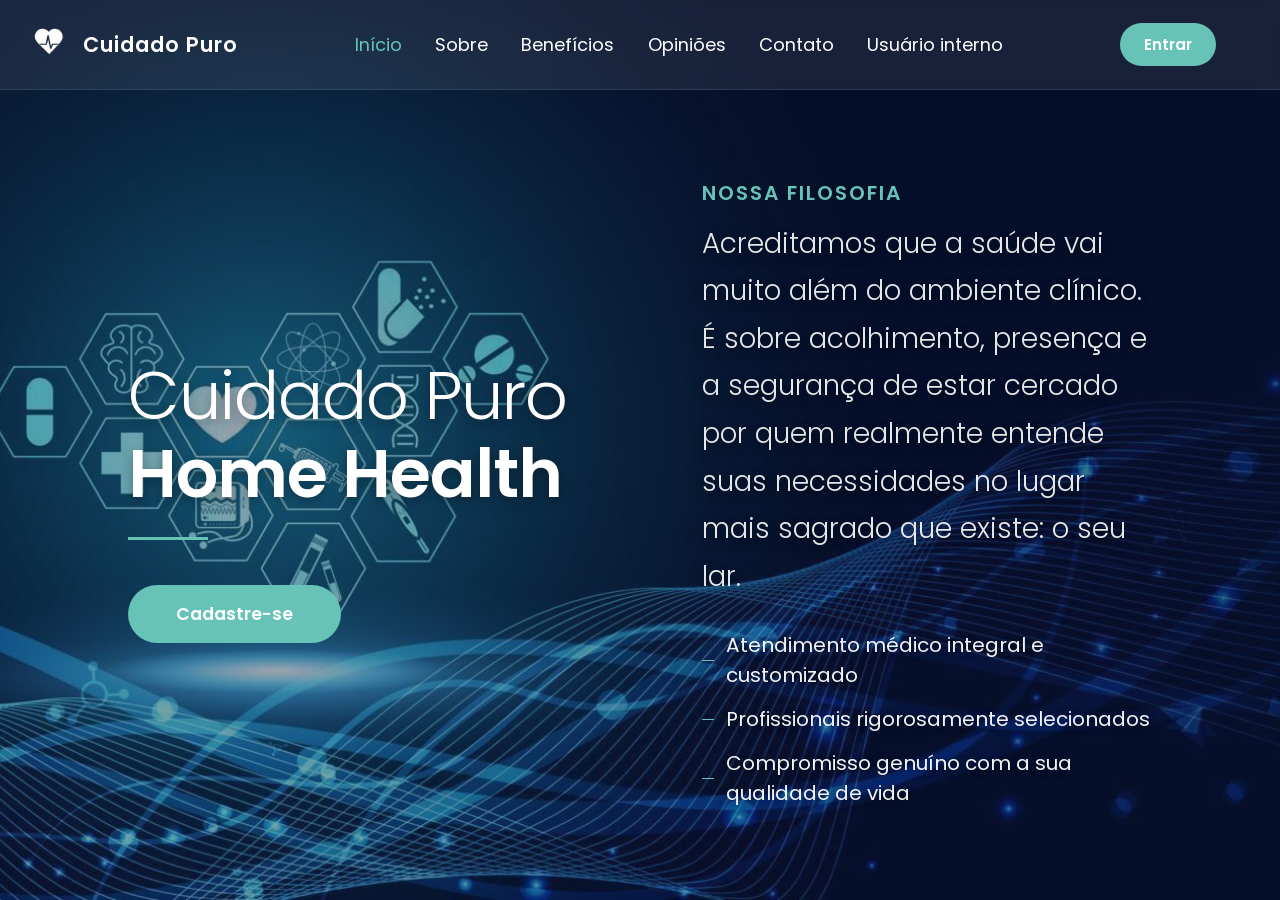
<file: site/index.html>
<!DOCTYPE html>
<html lang="pt-br">

<head>
    <meta charset="UTF-8">
    <meta name="viewport" content="width=device-width, initial-scale=1.0">

    <title>Cuidado Puro Home Health</title>

    <link href="https://fonts.googleapis.com/css2?family=Poppins:wght@300;400;500;600&display=swap" rel="stylesheet">

    <link rel="stylesheet" href="css/style.css">
    <link rel="manifest" href="manifest.json">
    <link rel="icon" href="icons/icon-192.png">
    <meta name="theme-color" content="#0a2040">
</head>

<body>

    <header class="navbar">

        <div class="logo">
            <a href="index.html"><img src="telas/img/logo_(2).png" alt="Logo"></a>
                <a href="index.html" class="logo-text">Cuidado Puro</a>
        </div>

        <nav>
            <ul class="nav-links">
                <li><a href="index.html" style="color: #67c2b8;" >Início</a></li>
                <li><a href="telas/sobre.html">Sobre</a></li>
                <li><a href="telas/beneficios.html">Benefícios</a></li>
                <li><a href="telas/opinioes.html">Opiniões</a></li>
                <li><a href="telas/contato.html">Contato</a></li>
                <li><a href="telas/dashboardAdmin.html" class="link-interno" title="Acesso da equipe interna">Usuário interno</a></li>
            </ul>   
        </nav>

        <div class="nav-actions">
            <a href="telas/telaLogin.html" class="btn-login">Entrar</a>
            <button class="btn-menu">☰</button>
        </div>

    </header>

    <main class="hero-section">

        <div class="hero-content">
            <h1>Cuidado Puro <br> <span class="highlight-text">Home Health</span></h1>
            <hr class="divider">
            <a href="telas/telaescolha.html" class="btn-cadastrar" class="button">Cadastre-se</a>
        </div>

        <div class="hero-philosophy">
            <p class="philosophy-tag">Nossa Filosofia</p>
            <p class="philosophy-text">
                Acreditamos que a saúde vai muito além do ambiente clínico. É sobre acolhimento, presença e a segurança de estar cercado por quem realmente entende suas necessidades no lugar mais sagrado que existe: o seu lar.
            </p>
            <ul class="philosophy-list">
                <li>Atendimento médico integral e customizado</li>
                <li>Profissionais rigorosamente selecionados</li>
                <li>Compromisso genuíno com a sua qualidade de vida</li>
            </ul>
        </div>

    </main>

    <script src="js/config.js"></script>
    <script src="js/site.js"></script>
</body>
</html>
</file>
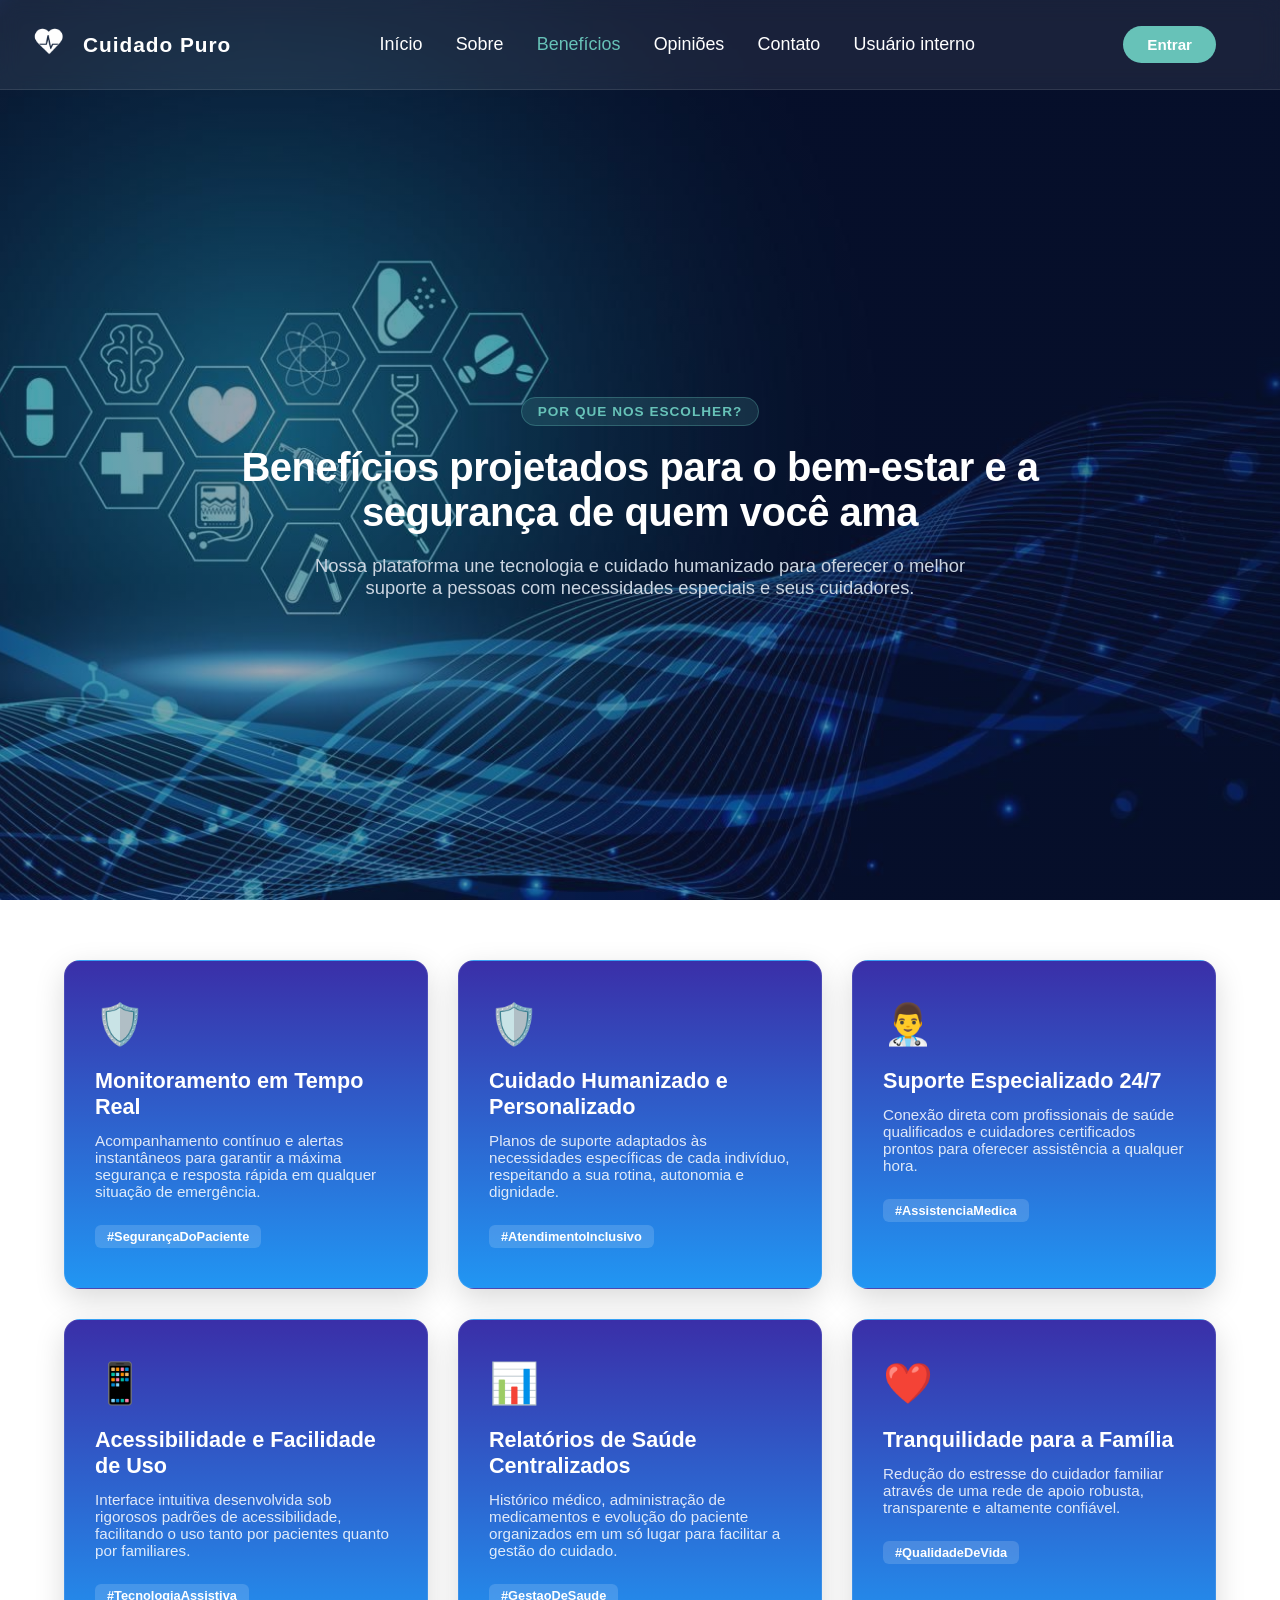
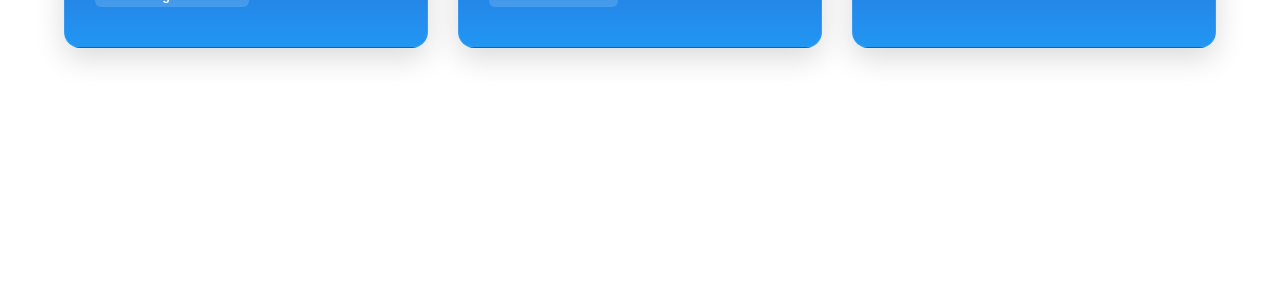
<file: site/telas/beneficios.html>
<!DOCTYPE html>
<html lang="pt-BR">
<head>
    <meta charset="UTF-8">
    <meta name="viewport" content="width=device-width, initial-scale=1.0">
    <title>Benefícios - Plataforma de Cuidado e Suporte à Saúde</title>
    <link rel="stylesheet" href="../css/beneficios.css">
    <link rel="stylesheet" href="../css/style.css">
    <link href="https://fonts.googleapis.com/css2?family=Inter:wght@300;400;600;700&display=swap" rel="stylesheet">
    <link rel="manifest" href="../manifest.json">
    <link rel="icon" href="../icons/icon-192.png">
    <meta name="theme-color" content="#0a2040">
</head>
<body>

    <header class="navbar">

        <div class="logo">
            <a href="../index.html"><img src="./img/logo_(2).png" alt="Logo"></a>
              <a href="../index.html" class="logo-text">Cuidado Puro</a>
        </div>
    
    
        <nav>
            <ul class="nav-links">
                <li><a href="../index.html">Início</a></li>
                <li><a href="sobre.html">Sobre</a></li>
                <li><a href="beneficios.html" style="color: #67c2b8;" >Benefícios</a></li>
                <li><a href="opinioes.html">Opiniões</a></li>
                <li><a href="contato.html">Contato</a></li>
                <li><a href="dashboardAdmin.html" class="link-interno" title="Acesso da equipe interna">Usuário interno</a></li>
            </ul>
        </nav>
    
        <a href="telaLogin.html" class="btn-login">Entrar</a>
            <button class="btn-menu" aria-label="Abrir menu">☰</button>
    
    </header>

    <header class="hero-section">
        <div class="container">
            <span class="tag">Por que nos escolher?</span>
            <h1>Benefícios projetados para o bem-estar e a segurança de quem você ama</h1>
            <p class="subtitle">Nossa plataforma une tecnologia e cuidado humanizado para oferecer o melhor suporte a pessoas com necessidades especiais e seus cuidadores.</p>
        </div>
    </header>

    
    <main class="benefits-section">
        <section class="cards-grid">
        <div class="container grid-benefits">
            
            <div class="benefit-card">
                <div class="icon-wrapper">🛡️</div>
                <h3>Monitoramento em Tempo Real</h3>
                <p>Acompanhamento contínuo e alertas instantâneos para garantir a máxima segurança e resposta rápida em qualquer situação de emergência.</p>
                <span class="keyword">#SegurançaDoPaciente</span>
            </div>

            <article class="card">
            <div class="benefit-card">
                <div class="icon-wrapper">🛡️</div>
                <h3>Cuidado Humanizado e Personalizado</h3>
                <p>Planos de suporte adaptados às necessidades específicas de cada indivíduo, respeitando a sua rotina, autonomia e dignidade.</p>
                <span class="keyword">#AtendimentoInclusivo</span>
            </div>
            </article>

            <div class="benefit-card">
                <div class="icon-wrapper">👨‍⚕️</div>
                <h3>Suporte Especializado 24/7</h3>
                <p>Conexão direta com profissionais de saúde qualificados e cuidadores certificados prontos para oferecer assistência a qualquer hora.</p>
                <span class="keyword">#AssistenciaMedica</span>
            </div>

            <div class="benefit-card">
                <div class="icon-wrapper">📱</div>
                <h3>Acessibilidade e Facilidade de Uso</h3>
                <p>Interface intuitiva desenvolvida sob rigorosos padrões de acessibilidade, facilitando o uso tanto por pacientes quanto por familiares.</p>
                <span class="keyword">#TecnologiaAssistiva</span>
            </div>

            <div class="benefit-card">
                <div class="icon-wrapper">📊</div>
                <h3>Relatórios de Saúde Centralizados</h3>
                <p>Histórico médico, administração de medicamentos e evolução do paciente organizados em um só lugar para facilitar a gestão do cuidado.</p>
                <span class="keyword">#GestaoDeSaude</span>
            </div>

            <div class="benefit-card">
                <div class="icon-wrapper">❤️</div>
                <h3>Tranquilidade para a Família</h3>
                <p>Redução do estresse do cuidador familiar através de uma rede de apoio robusta, transparente e altamente confiável.</p>
                <span class="keyword">#QualidadeDeVida</span>
            </div>

        </div>
        
    </section>

    <footer>
        &copy; 2026 Cuidado Puro Home Health. Conectando tecnologia, vidas e corações com responsabilidade.
    </footer>
</main>

    <script src="../js/config.js"></script>
    <script src="../js/site.js"></script>
</body>
</html>
</file>
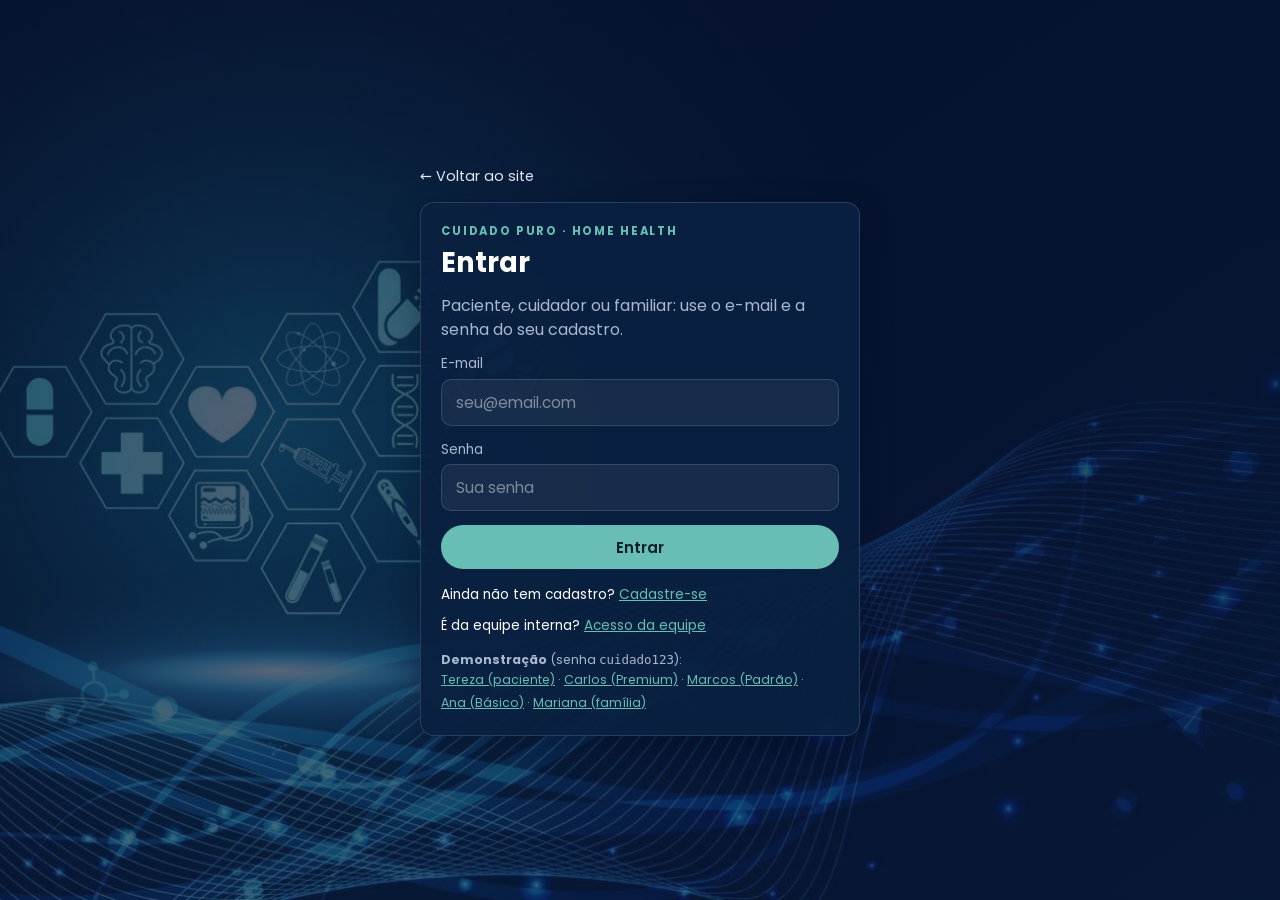
<file: site/telas/chat.html>
<!DOCTYPE html>
<html lang="pt-br">
<head>
  <meta charset="UTF-8">
  <meta name="viewport" content="width=device-width, initial-scale=1.0">
  <meta name="theme-color" content="#0a2040">
  <title>Conversas — Cuidado Puro</title>
  <link rel="manifest" href="../manifest.json">
  <link rel="icon" href="../icons/icon-192.png">
  <link href="https://fonts.googleapis.com/css2?family=Poppins:wght@300;400;500;600;700&display=swap" rel="stylesheet">
  <link rel="stylesheet" href="../css/app.css">
  <style>
    .chat-pagina { max-width: 1200px; margin: 0 auto; padding: 16px; }
    .chat-cabecalho { display: flex; align-items: center; gap: 10px; margin-bottom: 12px; min-height: 40px; background: rgba(8,20,49,.88); padding: 8px 14px; border-radius: 14px; }
    .chat-cabecalho h1 { font-size: 1.3rem; margin: 0; flex: 1; text-shadow: 0 2px 10px rgba(0,0,0,.5); }
    @media (max-width: 900px) { .chat-pagina { padding: 8px; } .chat-cabecalho { margin-bottom: 8px; } }
  </style>
</head>
<body>
  <div class="chat-pagina">
    <div class="chat-cabecalho">
      <a class="btn btn-claro btn-pequeno" id="voltar-painel" href="#">← Painel</a>
      <h1>💬 Conversas</h1>
    </div>
    <div class="cartao chat" id="chat">
      <aside class="chat-lista" aria-label="Conversas"><h3>Contatos</h3><div id="contatos"></div></aside>
      <section class="chat-janela" id="janela"><div class="chat-vazio">Escolha uma conversa ao lado.</div></section>
    </div>
  </div>

  <script src="../js/config.js"></script>
  <script src="../js/site.js"></script>
  <script src="../js/app.js"></script>
  <script src="../js/chat.js"></script>
</body>
</html>
</file>
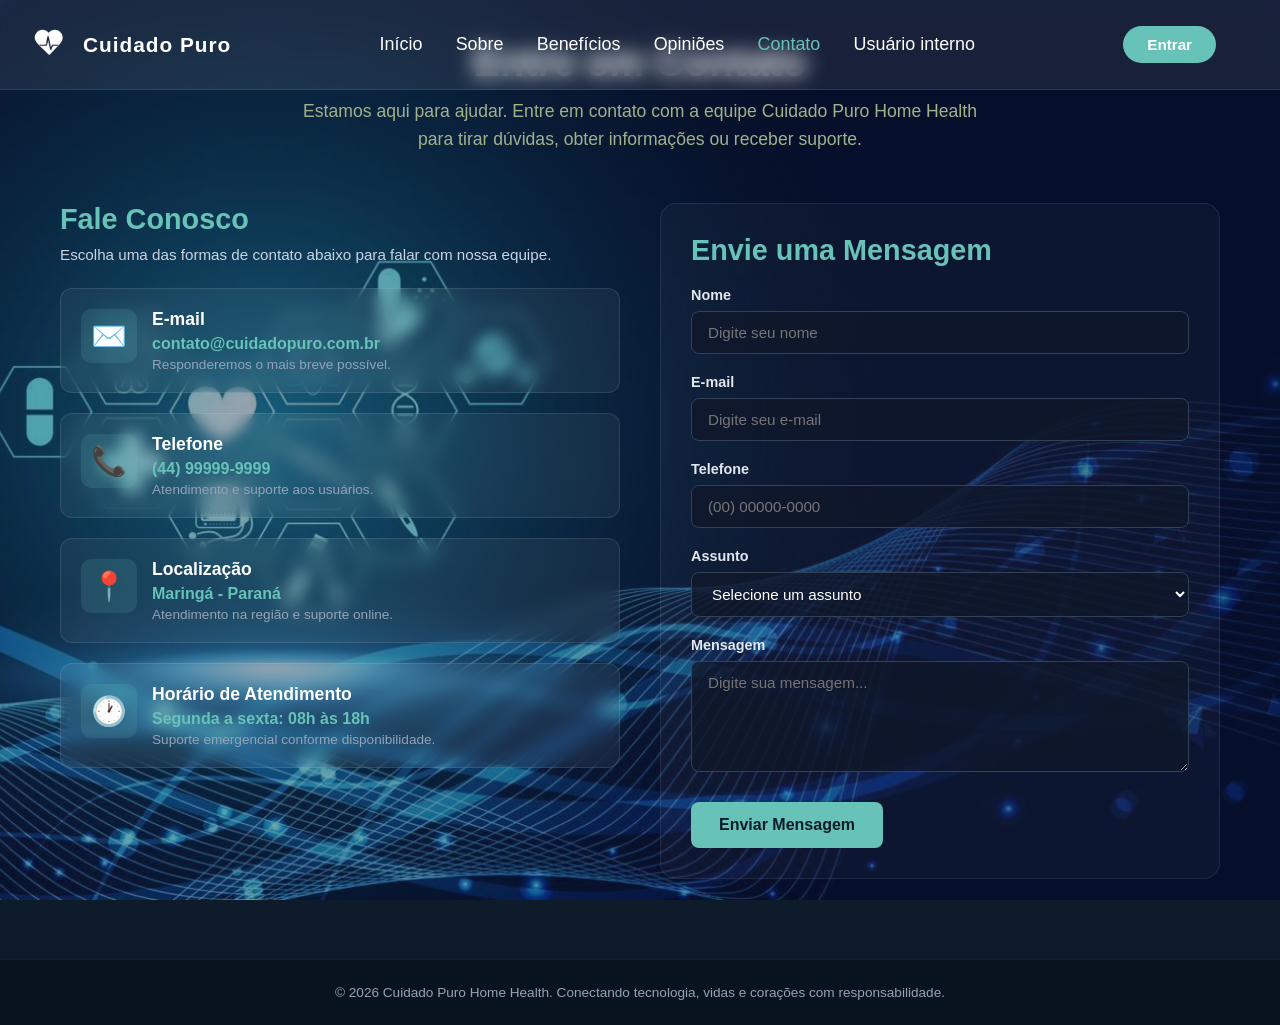
<file: site/telas/contato.html>
<!DOCTYPE html>
<html lang="pt-BR">
<head>
    <meta charset="UTF-8">
    <meta name="viewport" content="width=device-width, initial-scale=1.0">
    <title>Contato - Cuidado Puro Home Health</title>
    <link rel="stylesheet" href="../css/style.css">
    <link rel="stylesheet" href="../css/contato.css">
    <link href="https://fonts.googleapis.com/css2?family=Inter:wght@300;400;600;700&display=swap" rel="stylesheet">
    <link rel="manifest" href="../manifest.json">
    <link rel="icon" href="../icons/icon-192.png">
    <meta name="theme-color" content="#0a2040">
</head>
<body>

    <header class="navbar">
        <div class="logo">
            <a href="../index.html"><img src="img/logo_(2).png" alt="Logo"></a>
            <a href="../index.html" class="logo-text">Cuidado Puro</a>
        </div>

        <nav>
            <ul class="nav-links">
                <li><a href="../index.html">Início</a></li>
                <li><a href="sobre.html">Sobre</a></li>
                <li><a href="beneficios.html">Benefícios</a></li>
                <li><a href="opinioes.html">Opiniões</a></li>
                <li><a href="contato.html" style="color: #67c2b8;">Contato</a></li>
                <li><a href="dashboardAdmin.html" class="link-interno" title="Acesso da equipe interna">Usuário interno</a></li>
            </ul>
        </nav>

        <a href="telaLogin.html" class="btn-login">Entrar</a>
        <button class="btn-menu" aria-label="Abrir menu">☰</button>
    </header>

    <main class="contact-container">

        <!-- Hero Section / Cabeçalho da Página -->
        <section class="contact-hero">
            <h1>Entre em Contato</h1>
            <p>Estamos aqui para ajudar. Entre em contato com a equipe Cuidado Puro Home Health para tirar dúvidas, obter informações ou receber suporte.</p>
        </section>

        <div class="contact-grid">
            
            <!-- Informações de Contato -->
            <section class="contact-info-section">
                <h2>Fale Conosco</h2>
                <p class="section-subtitle">Escolha uma das formas de contato abaixo para falar com nossa equipe.</p>

                <div class="info-cards-list">
                    <div class="info-card">
                        <div class="icon">✉️</div>
                        <div class="info-details">
                            <h3>E-mail</h3>
                            <p class="highlight">contato@cuidadopuro.com.br</p>
                            <p class="subtext">Responderemos o mais breve possível.</p>
                        </div>
                    </div>

                    <div class="info-card">
                        <div class="icon">📞</div>
                        <div class="info-details">
                            <h3>Telefone</h3>
                            <p class="highlight">(44) 99999-9999</p>
                            <p class="subtext">Atendimento e suporte aos usuários.</p>
                        </div>
                    </div>

                    <div class="info-card">
                        <div class="icon">📍</div>
                        <div class="info-details">
                            <h3>Localização</h3>
                            <p class="highlight">Maringá - Paraná</p>
                            <p class="subtext">Atendimento na região e suporte online.</p>
                        </div>
                    </div>

                    <div class="info-card">
                        <div class="icon">🕐</div>
                        <div class="info-details">
                            <h3>Horário de Atendimento</h3>
                            <p class="highlight">Segunda a sexta: 08h às 18h</p>
                            <p class="subtext">Suporte emergencial conforme disponibilidade.</p>
                        </div>
                    </div>
                </div>
            </section>

            <!-- Formulário de Mensagem -->
            <section class="contact-form-section">
                <h2>Envie uma Mensagem</h2>
                <form class="contact-form" id="form-contato" novalidate>
                    <div class="form-group">
                        <label for="nome">Nome</label>
                        <input type="text" id="nome" name="nome" placeholder="Digite seu nome" required>
                    </div>

                    <div class="form-group">
                        <label for="email">E-mail</label>
                        <input type="email" id="email" name="email" placeholder="Digite seu e-mail" required>
                    </div>

                    <div class="form-group">
                        <label for="telefone">Telefone</label>
                        <input type="tel" id="telefone" name="telefone" placeholder="(00) 00000-0000">
                    </div>

                    <div class="form-group">
                        <label for="assunto">Assunto</label>
                        <select id="assunto" name="assunto" required>
                            <option value="" disabled selected>Selecione um assunto</option>
                            <option value="Dúvidas gerais">Dúvidas Gerais</option>
                            <option value="Suporte técnico">Suporte Técnico</option>
                            <option value="Parcerias e serviços">Parcerias e Serviços</option>
                            <option value="Outro assunto">Outro</option>
                        </select>
                    </div>

                    <div class="form-group full-width">
                        <label for="mensagem">Mensagem</label>
                        <textarea id="mensagem" name="mensagem" rows="5" placeholder="Digite sua mensagem..." required></textarea>
                    </div>

                    <button type="submit" class="btn-submit">Enviar Mensagem</button>
                </form>
            </section>

        </div>

    </main>

    <footer>
        &copy; 2026 Cuidado Puro Home Health. Conectando tecnologia, vidas e corações com responsabilidade.
    </footer>

    <script src="../js/config.js"></script>
    <script src="../js/site.js"></script>
    <script>
    // Contato -> vira um chamado no painel do SAC
    document.getElementById("form-contato").addEventListener("submit", async (e) => {
      e.preventDefault();
      const f = e.target, botao = f.querySelector("button[type=submit]");
      const dados = { nome: f.nome.value.trim(), email: f.email.value.trim(), assunto: f.assunto.value,
                      mensagem: f.mensagem.value.trim() + (f.telefone.value.trim() ? "\n\nTelefone: " + f.telefone.value.trim() : "") };
      if (!dados.nome || !dados.email || !dados.assunto || !f.mensagem.value.trim()) return alertaContato("Preencha nome, e-mail, assunto e mensagem.", true);
      botao.disabled = true;
      try {
        const r = await fetch(API_BASE_URL + "/sac/chamados", { method: "POST", headers: { "Content-Type": "application/json" }, body: JSON.stringify(dados) });
        const j = await r.json();
        if (!r.ok) throw new Error(Array.isArray(j.detail) ? "Confira o e-mail e a mensagem (mínimo 5 letras)." : j.detail);
        f.reset();
        alertaContato("Mensagem enviada! A equipe do SAC vai responder no seu e-mail.");
      } catch (erro) { alertaContato(erro.message || "Não foi possível enviar agora.", true); }
      botao.disabled = false;
    });
    function alertaContato(texto, erro) {
      let a = document.getElementById("retorno-contato");
      if (!a) { a = document.createElement("p"); a.id = "retorno-contato"; a.setAttribute("role", "status");
        a.style.cssText = "margin-top:12px;padding:10px 14px;border-radius:10px;font-size:.9rem";
        document.getElementById("form-contato").appendChild(a); }
      a.textContent = texto;
      a.style.background = erro ? "rgba(239,127,127,.2)" : "rgba(129,199,132,.2)";
    }
    </script>
</body>
</html>
</file>
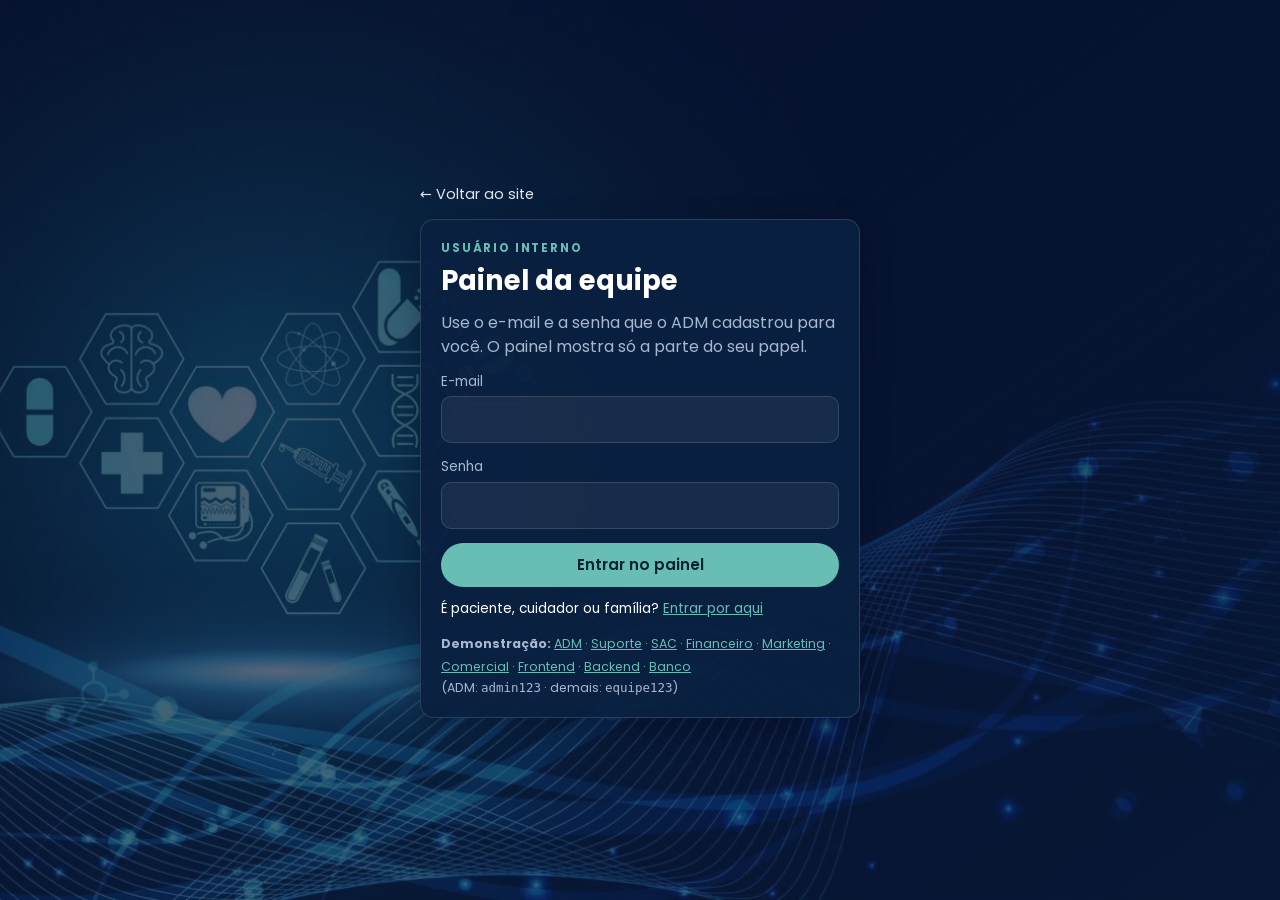
<file: site/telas/dashboardAdmin.html>
<!DOCTYPE html>
<html lang="pt-br">
<head>
  <meta charset="UTF-8">
  <meta name="viewport" content="width=device-width, initial-scale=1.0">
  <meta name="theme-color" content="#0a2040">
  <title>Painel da Equipe — Cuidado Puro</title>
  <link rel="manifest" href="../manifest.json">
  <link rel="icon" href="../icons/icon-192.png">
  <link href="https://fonts.googleapis.com/css2?family=Poppins:wght@300;400;500;600;700&display=swap" rel="stylesheet">
  <link rel="stylesheet" href="../css/app.css">
</head>
<body>
  <!-- LOGIN DA EQUIPE -->
  <main class="entrada escondido" id="tela-login">
    <div class="entrada-caixa">
      <a class="voltar" href="../index.html">← Voltar ao site</a>
      <div class="cartao">
        <p class="olho">Usuário interno</p>
        <h1>Painel da equipe</h1>
        <p class="suave">Use o e-mail e a senha que o ADM cadastrou para você. O painel mostra só a parte do seu papel.</p>
        <form id="form-login" novalidate>
          <div class="campo"><label for="email">E-mail</label><input id="email" name="email" type="email" required autocomplete="username"></div>
          <div class="campo"><label for="senha">Senha</label><input id="senha" name="senha" type="password" required autocomplete="current-password"></div>
          <button class="btn btn-bloco" type="submit">Entrar no painel</button>
        </form>
        <p class="pequeno" style="margin-top:12px">É paciente, cuidador ou família? <a href="telaLogin.html">Entrar por aqui</a></p>
        <div class="logins-teste"><strong>Demonstração:</strong>
          <button data-email="adm@cuidadopuro.com" data-senha="admin123">ADM</button> ·
          <button data-email="suporte@cuidadopuro.com">Suporte</button> ·
          <button data-email="sac@cuidadopuro.com">SAC</button> ·
          <button data-email="financeiro@cuidadopuro.com">Financeiro</button> ·
          <button data-email="marketing@cuidadopuro.com">Marketing</button> ·
          <button data-email="comercial@cuidadopuro.com">Comercial</button> ·
          <button data-email="frontend@cuidadopuro.com">Frontend</button> ·
          <button data-email="backend@cuidadopuro.com">Backend</button> ·
          <button data-email="banco@cuidadopuro.com">Banco</button>
          <br>(ADM: <code>admin123</code> · demais: <code>equipe123</code>)
        </div>
      </div>
    </div>
  </main>

  <!-- PAINEL -->
  <div id="tela-painel" class="escondido">
    <div class="barra-celular">
      <button class="btn-icone btn-gaveta" aria-label="Abrir menu">☰</button>
      <img src="img/logo_(2).png" alt=""><strong>Painel da equipe</strong>
    </div>
    <div class="gaveta-fundo"></div>
    <div class="app">
      <aside class="lateral">
        <a class="marca" href="../index.html"><img src="img/logo_(2).png" alt="">
          <span><strong>Cuidado Puro</strong><small>Equipe interna</small></span></a>
        <nav aria-label="Menu do painel"></nav>
        <div class="usuario-caixa"></div>
      </aside>
      <main class="conteudo"></main>
    </div>
  </div>

  <script src="../js/config.js"></script>
  <script src="../js/site.js"></script>
  <script src="../js/app.js"></script>
  <script src="../js/painel.js"></script>
</body>
</html>
</file>
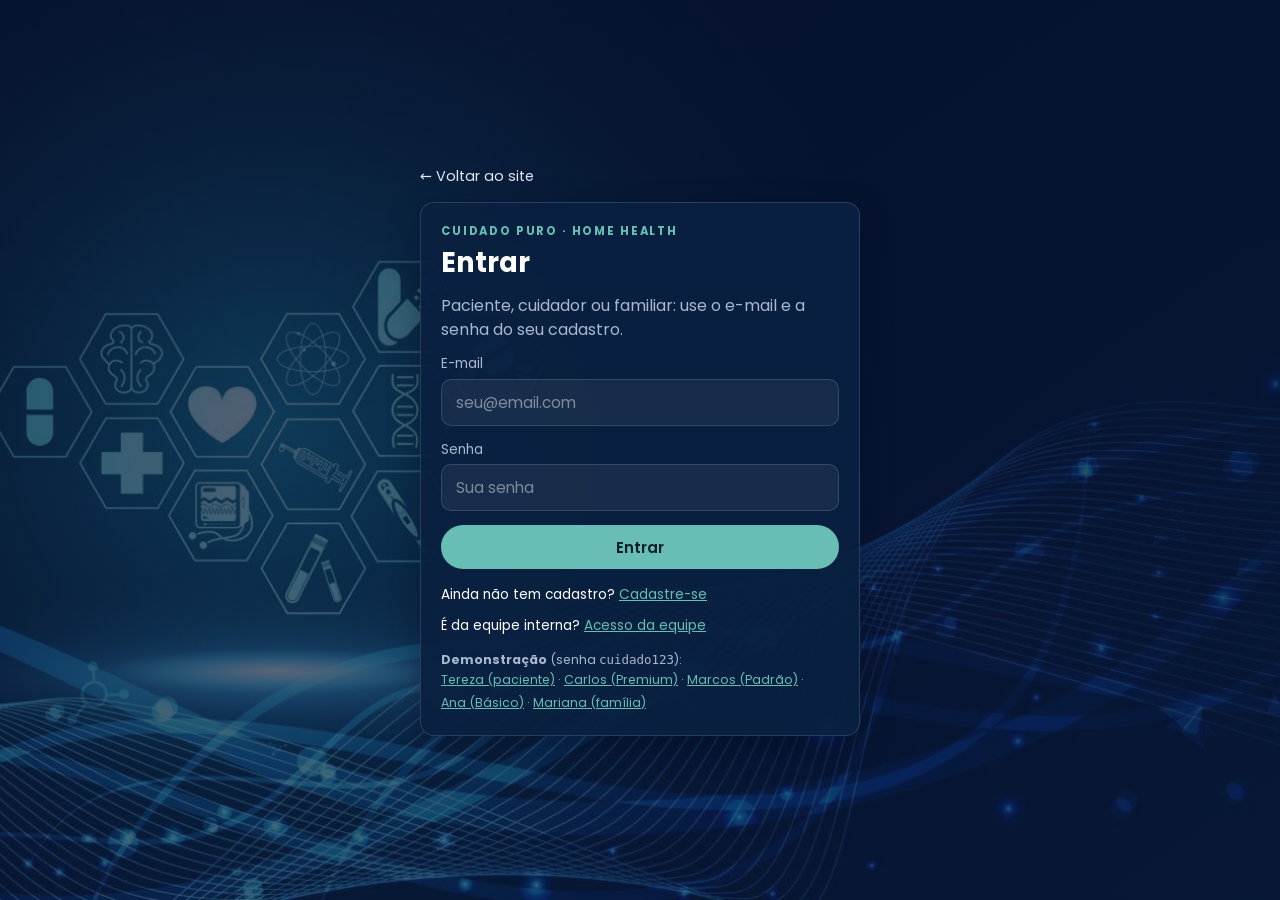
<file: site/telas/dashboardCuidador.html>
<!DOCTYPE html>
<html lang="pt-br">
<head>
  <meta charset="UTF-8">
  <meta name="viewport" content="width=device-width, initial-scale=1.0">
  <meta name="theme-color" content="#0a2040">
  <title>Painel do Cuidador — Cuidado Puro</title>
  <link rel="manifest" href="../manifest.json">
  <link rel="icon" href="../icons/icon-192.png">
  <link rel="apple-touch-icon" href="../icons/icon-192.png">
  <link href="https://fonts.googleapis.com/css2?family=Poppins:wght@300;400;500;600;700&display=swap" rel="stylesheet">
  <link rel="stylesheet" href="../css/app.css">
</head>
<body>
  <!-- barra que só aparece no celular/tablet: abre o menu lateral -->
  <div class="barra-celular">
    <button class="btn-icone btn-gaveta" aria-label="Abrir menu">☰</button>
    <img src="img/logo_(2).png" alt=""><strong>Cuidado Puro</strong>
  </div>
  <div class="gaveta-fundo"></div>

  <div class="app">
    <aside class="lateral">
      <a class="marca" href="../index.html"><img src="img/logo_(2).png" alt="">
        <span><strong>Cuidado Puro</strong><small>Home Health</small></span></a>
      <nav aria-label="Menu"></nav>
      <div class="usuario-caixa"></div>
    </aside>
    <main class="conteudo"></main>
  </div>

  <script src="../js/config.js"></script>
  <script src="../js/site.js"></script>
  <script src="../js/app.js"></script>
  <script src="../js/dashboard-comum.js"></script>
  <script src="../js/dashboard-cuidador.js"></script>
</body>
</html>
</file>
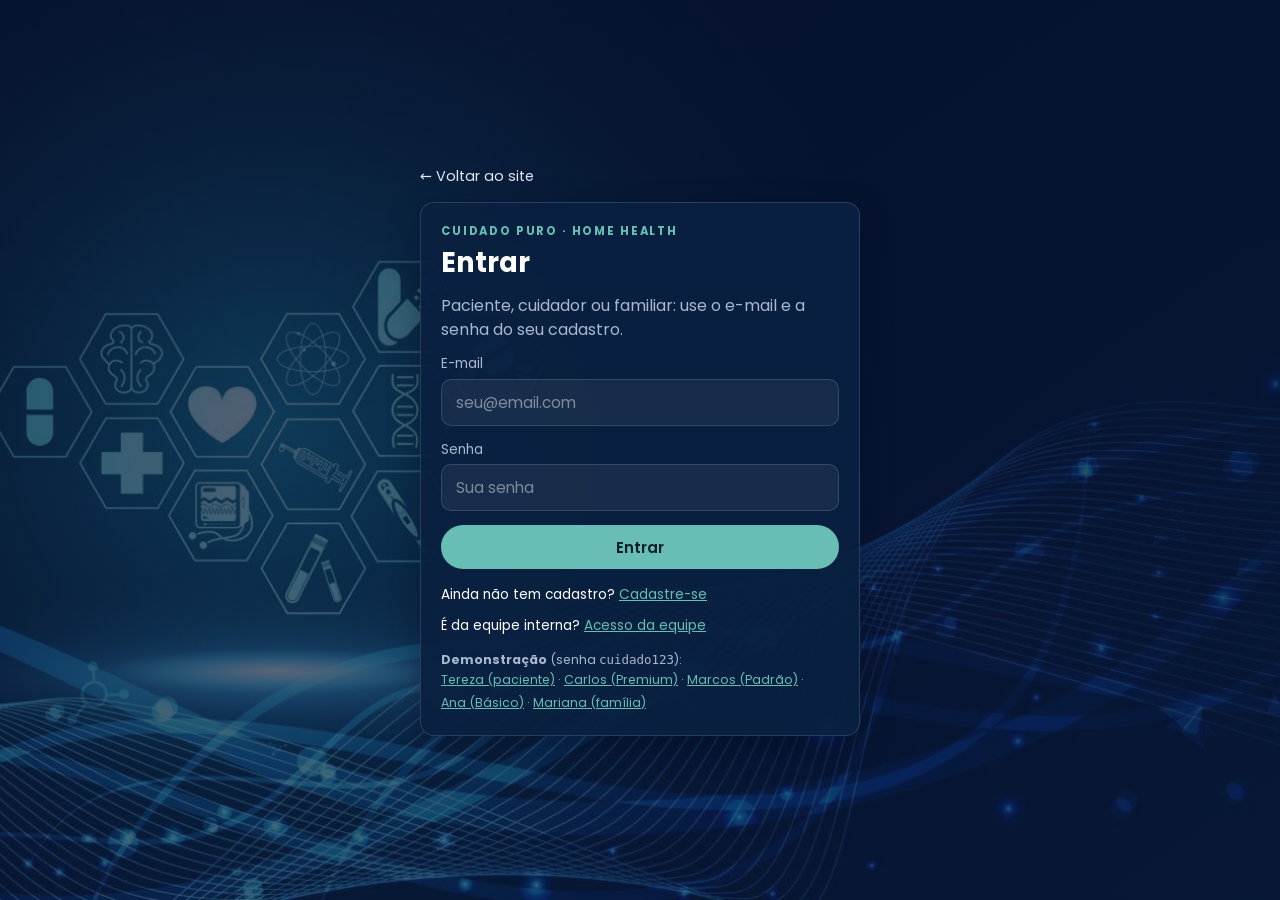
<file: site/telas/dashboardPacienteApp.html>
<!DOCTYPE html>
<html lang="pt-br">
<head>
  <meta charset="UTF-8">
  <meta name="viewport" content="width=device-width, initial-scale=1.0">
  <meta name="theme-color" content="#0a2040">
  <title>Painel do Paciente — Cuidado Puro</title>
  <link rel="manifest" href="../manifest.json">
  <link rel="icon" href="../icons/icon-192.png">
  <link rel="apple-touch-icon" href="../icons/icon-192.png">
  <link href="https://fonts.googleapis.com/css2?family=Poppins:wght@300;400;500;600;700&display=swap" rel="stylesheet">
  <link rel="stylesheet" href="../css/app.css">
</head>
<body>
  <!-- barra que só aparece no celular/tablet: abre o menu lateral -->
  <div class="barra-celular">
    <button class="btn-icone btn-gaveta" aria-label="Abrir menu">☰</button>
    <img src="img/logo_(2).png" alt=""><strong>Cuidado Puro</strong>
  </div>
  <div class="gaveta-fundo"></div>

  <div class="app">
    <aside class="lateral">
      <a class="marca" href="../index.html"><img src="img/logo_(2).png" alt="">
        <span><strong>Cuidado Puro</strong><small>Home Health</small></span></a>
      <nav aria-label="Menu"></nav>
      <div class="usuario-caixa"></div>
    </aside>
    <main class="conteudo"></main>
  </div>

  <script src="../js/config.js"></script>
  <script src="../js/site.js"></script>
  <script src="../js/app.js"></script>
  <script src="../js/dashboard-comum.js"></script>
  <script src="../js/dashboard-paciente.js"></script>
</body>
</html>
</file>
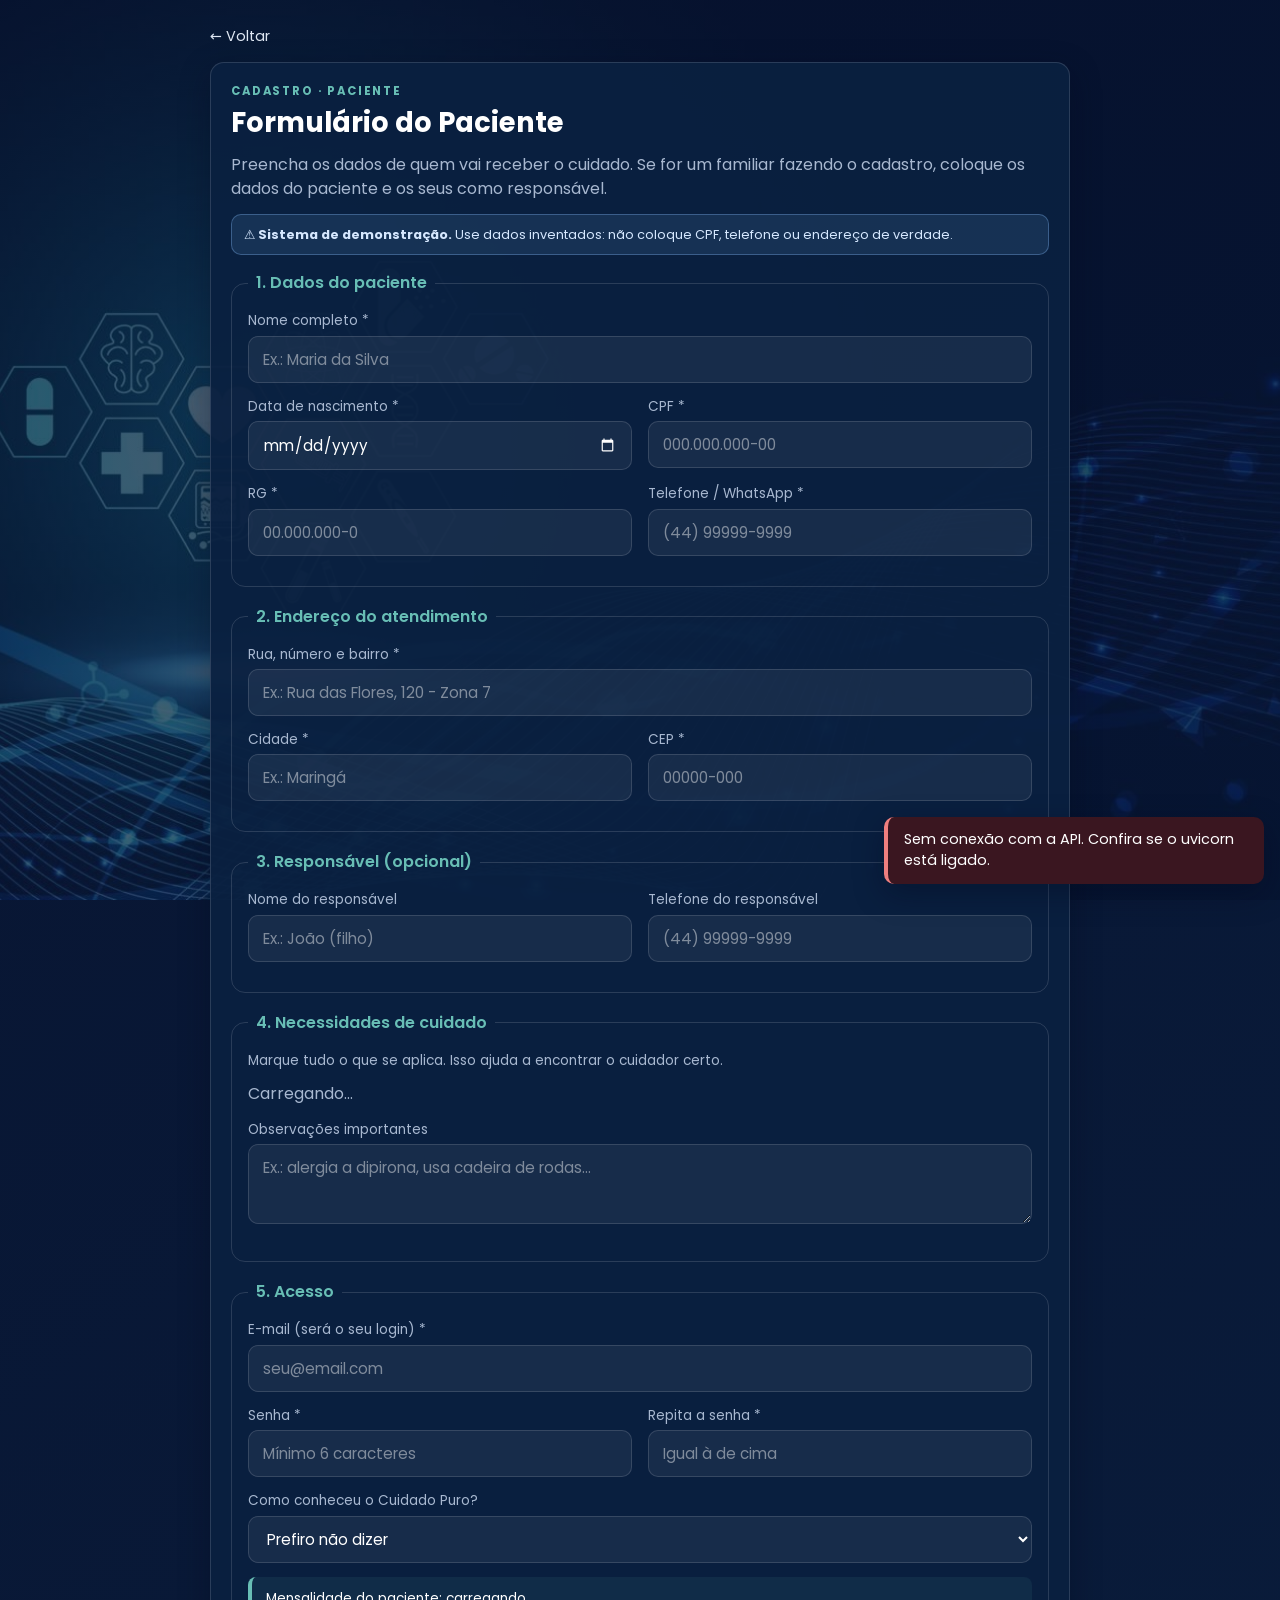
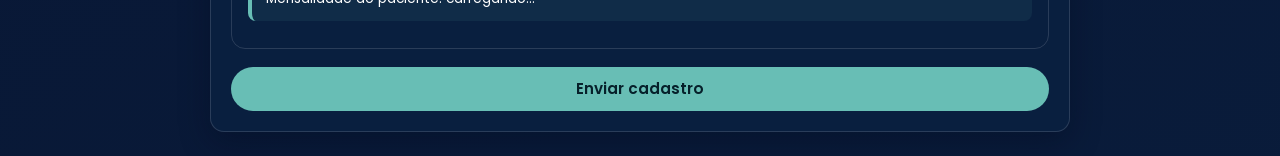
<file: site/telas/formularioPaciente.html>
<!DOCTYPE html>
<html lang="pt-br">
<head>
  <meta charset="UTF-8">
  <meta name="viewport" content="width=device-width, initial-scale=1.0">
  <meta name="theme-color" content="#0a2040">
  <title>Cadastro do Paciente — Cuidado Puro</title>
  <link rel="manifest" href="../manifest.json">
  <link rel="icon" href="../icons/icon-192.png">
  <link href="https://fonts.googleapis.com/css2?family=Poppins:wght@300;400;500;600;700&display=swap" rel="stylesheet">
  <link rel="stylesheet" href="../css/app.css">
</head>
<body>
  <main class="entrada">
    <div class="entrada-caixa larga">
      <a class="voltar" href="telaescolha.html">← Voltar</a>
      <div class="cartao" id="caixa-form">
        <p class="olho">Cadastro · Paciente</p>
        <h1>Formulário do Paciente</h1>
        <p class="suave">Preencha os dados de quem vai receber o cuidado. Se for um familiar fazendo o cadastro, coloque os dados do paciente e os seus como responsável.</p>
        <div class="aviso-demo">⚠️ <strong>Sistema de demonstração.</strong> Use dados inventados: não coloque CPF, telefone ou endereço de verdade.</div>

        <form id="form-cadastro" data-tipo="paciente" novalidate>
          <fieldset>
            <legend>1. Dados do paciente</legend>
            <div class="grade-campos">
              <div class="campo inteiro"><label for="nome">Nome completo *</label>
                <input id="nome" name="nome" required minlength="3" maxlength="100" placeholder="Ex.: Maria da Silva"></div>
              <div class="campo"><label for="data_nascimento">Data de nascimento *</label>
                <input id="data_nascimento" name="data_nascimento" type="date" required></div>
              <div class="campo"><label for="cpf">CPF *</label>
                <input id="cpf" name="cpf" required inputmode="numeric" data-mascara="cpf" placeholder="000.000.000-00"></div>
              <div class="campo"><label for="rg">RG *</label>
                <input id="rg" name="rg" required minlength="4" maxlength="20" placeholder="00.000.000-0"></div>
              <div class="campo"><label for="telefone">Telefone / WhatsApp *</label>
                <input id="telefone" name="telefone" required inputmode="tel" data-mascara="telefone" placeholder="(44) 99999-9999"></div>
            </div>
          </fieldset>

          <fieldset>
            <legend>2. Endereço do atendimento</legend>
            <div class="grade-campos">
              <div class="campo inteiro"><label for="endereco">Rua, número e bairro *</label>
                <input id="endereco" name="endereco" required minlength="5" maxlength="200" placeholder="Ex.: Rua das Flores, 120 - Zona 7"></div>
              <div class="campo"><label for="cidade">Cidade *</label>
                <input id="cidade" name="cidade" required minlength="2" maxlength="100" placeholder="Ex.: Maringá"></div>
              <div class="campo"><label for="cep">CEP *</label>
                <input id="cep" name="cep" required inputmode="numeric" data-mascara="cep" placeholder="00000-000"></div>
            </div>
          </fieldset>

          <fieldset>
            <legend>3. Responsável (opcional)</legend>
            <div class="grade-campos">
              <div class="campo"><label for="nome_responsavel">Nome do responsável</label>
                <input id="nome_responsavel" name="nome_responsavel" maxlength="100" placeholder="Ex.: João (filho)"></div>
              <div class="campo"><label for="telefone_responsavel">Telefone do responsável</label>
                <input id="telefone_responsavel" name="telefone_responsavel" inputmode="tel" data-mascara="telefone" placeholder="(44) 99999-9999"></div>
            </div>
          </fieldset>

          <fieldset>
            <legend>4. Necessidades de cuidado</legend>
            <p class="suave pequeno">Marque tudo o que se aplica. Isso ajuda a encontrar o cuidador certo.</p>
            <div class="opcoes" id="lista-necessidades"><span class="suave">Carregando...</span></div>
            <div class="campo" style="margin-top:14px"><label for="observacoes">Observações importantes</label>
              <textarea id="observacoes" name="observacoes" maxlength="500" placeholder="Ex.: alergia a dipirona, usa cadeira de rodas..."></textarea></div>
          </fieldset>

          <fieldset>
            <legend>5. Acesso</legend>
            <div class="grade-campos">
              <div class="campo inteiro"><label for="email">E-mail (será o seu login) *</label>
                <input id="email" name="email" type="email" required maxlength="150" autocomplete="username" placeholder="seu@email.com"></div>
              <div class="campo"><label for="senha">Senha *</label>
                <input id="senha" name="senha" type="password" required minlength="6" autocomplete="new-password" placeholder="Mínimo 6 caracteres"></div>
              <div class="campo"><label for="senha2">Repita a senha *</label>
                <input id="senha2" type="password" required minlength="6" autocomplete="new-password" placeholder="Igual à de cima"></div>
              <div class="campo inteiro"><label for="origem">Como conheceu o Cuidado Puro?</label>
                <select id="origem" name="origem"><option value="">Prefiro não dizer</option></select></div>
            </div>
            <p class="destaque-caixa pequeno" id="info-plano">Mensalidade do paciente: carregando...</p>
          </fieldset>

          <button class="btn btn-bloco" type="submit">Enviar cadastro</button>
        </form>
      </div>
    </div>
  </main>

  <script src="../js/config.js"></script>
  <script src="../js/site.js"></script>
  <script src="../js/app.js"></script>
  <script src="../js/cadastro.js"></script>
</body>
</html>
</file>
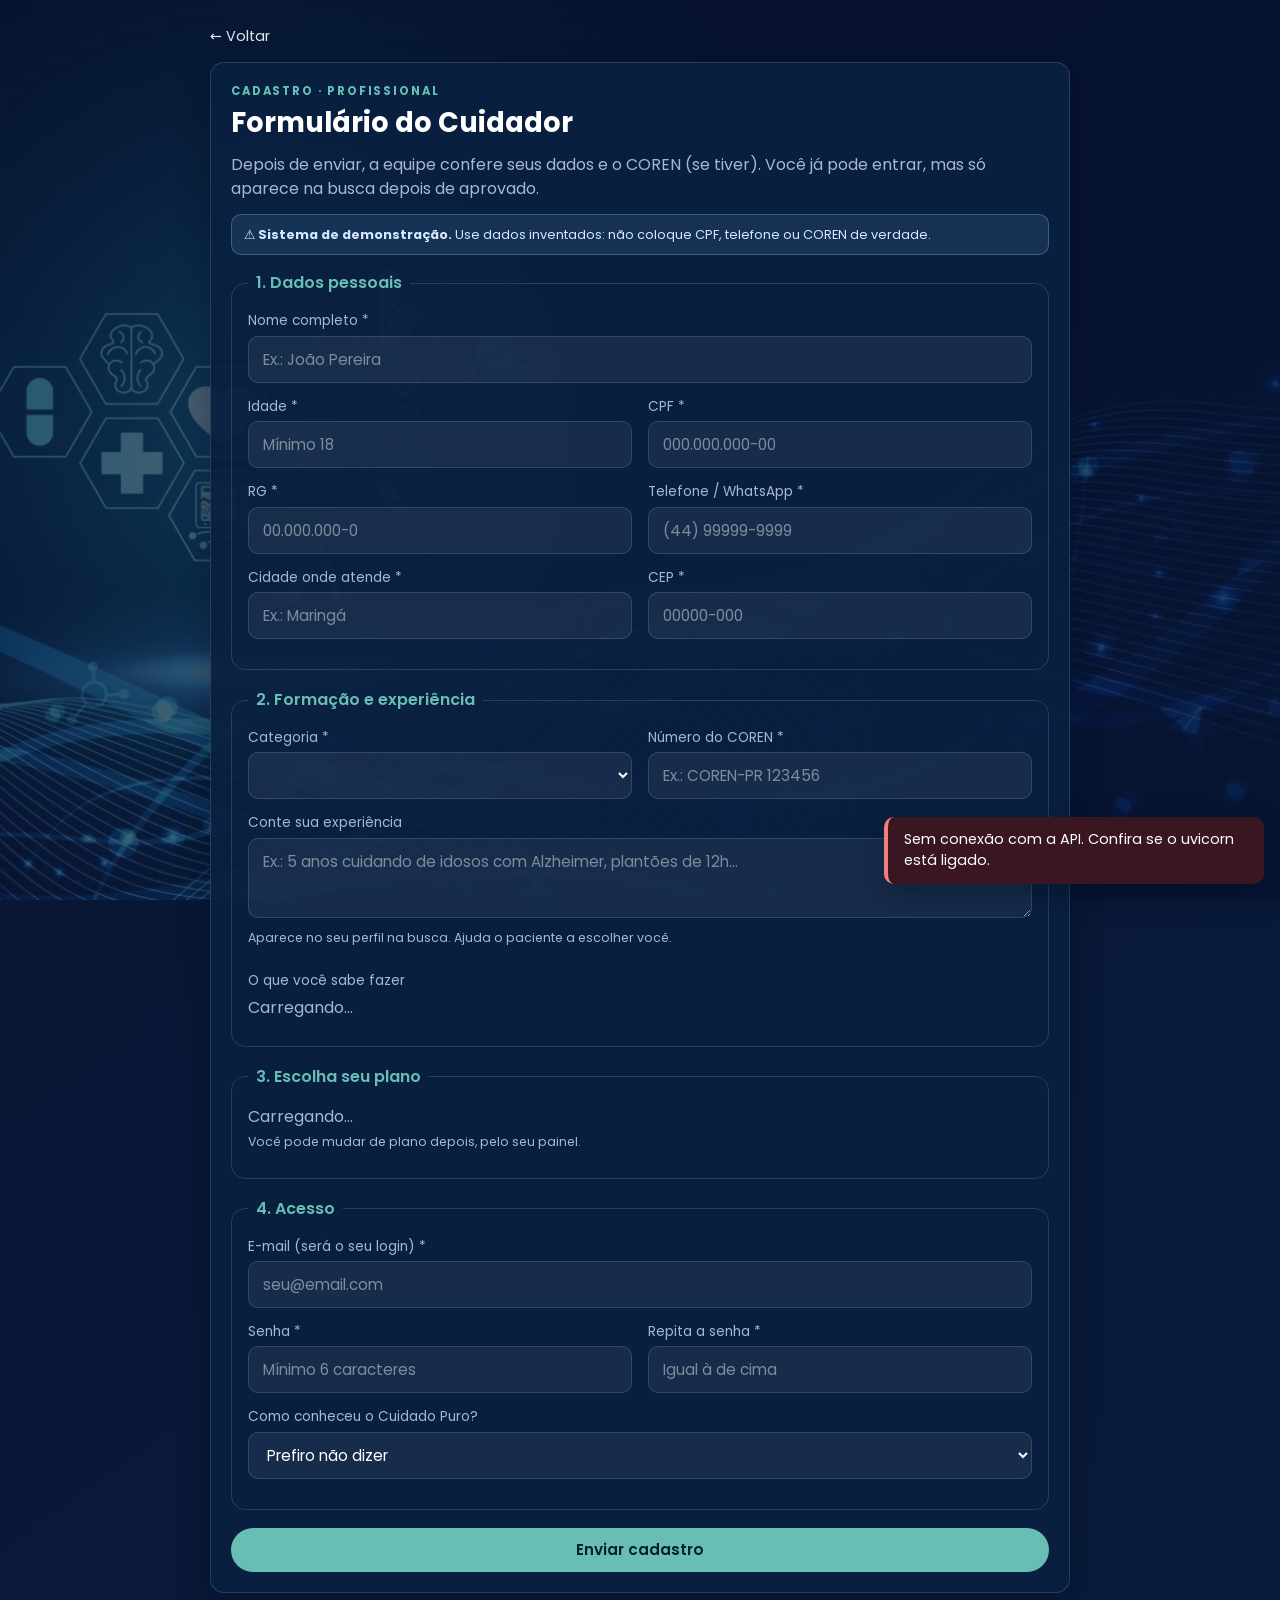
<file: site/telas/formularioProfissional.html>
<!DOCTYPE html>
<html lang="pt-br">
<head>
  <meta charset="UTF-8">
  <meta name="viewport" content="width=device-width, initial-scale=1.0">
  <meta name="theme-color" content="#0a2040">
  <title>Cadastro do Cuidador — Cuidado Puro</title>
  <link rel="manifest" href="../manifest.json">
  <link rel="icon" href="../icons/icon-192.png">
  <link href="https://fonts.googleapis.com/css2?family=Poppins:wght@300;400;500;600;700&display=swap" rel="stylesheet">
  <link rel="stylesheet" href="../css/app.css">
</head>
<body>
  <main class="entrada">
    <div class="entrada-caixa larga">
      <a class="voltar" href="telaescolha.html">← Voltar</a>
      <div class="cartao" id="caixa-form">
        <p class="olho">Cadastro · Profissional</p>
        <h1>Formulário do Cuidador</h1>
        <p class="suave">Depois de enviar, a equipe confere seus dados e o COREN (se tiver). Você já pode entrar, mas só aparece na busca depois de aprovado.</p>
        <div class="aviso-demo">⚠️ <strong>Sistema de demonstração.</strong> Use dados inventados: não coloque CPF, telefone ou COREN de verdade.</div>

        <form id="form-cadastro" data-tipo="cuidador" novalidate>
          <fieldset>
            <legend>1. Dados pessoais</legend>
            <div class="grade-campos">
              <div class="campo inteiro"><label for="nome">Nome completo *</label>
                <input id="nome" name="nome" required minlength="3" maxlength="100" placeholder="Ex.: João Pereira"></div>
              <div class="campo"><label for="idade">Idade *</label>
                <input id="idade" name="idade" type="number" required min="18" max="100" placeholder="Mínimo 18"></div>
              <div class="campo"><label for="cpf">CPF *</label>
                <input id="cpf" name="cpf" required inputmode="numeric" data-mascara="cpf" placeholder="000.000.000-00"></div>
              <div class="campo"><label for="rg">RG *</label>
                <input id="rg" name="rg" required minlength="4" maxlength="20" placeholder="00.000.000-0"></div>
              <div class="campo"><label for="telefone">Telefone / WhatsApp *</label>
                <input id="telefone" name="telefone" required inputmode="tel" data-mascara="telefone" placeholder="(44) 99999-9999"></div>
              <div class="campo"><label for="cidade">Cidade onde atende *</label>
                <input id="cidade" name="cidade" required minlength="2" maxlength="100" placeholder="Ex.: Maringá"></div>
              <div class="campo"><label for="cep">CEP *</label>
                <input id="cep" name="cep" required inputmode="numeric" data-mascara="cep" placeholder="00000-000"></div>
            </div>
          </fieldset>

          <fieldset>
            <legend>2. Formação e experiência</legend>
            <div class="grade-campos">
              <div class="campo"><label for="categoria_profissional">Categoria *</label>
                <select id="categoria_profissional" name="categoria_profissional" required></select></div>
              <div class="campo" id="campo-coren"><label for="numero_registro_coren">Número do COREN *</label>
                <input id="numero_registro_coren" name="numero_registro_coren" maxlength="50" placeholder="Ex.: COREN-PR 123456"></div>
              <div class="campo inteiro"><label for="descricao">Conte sua experiência</label>
                <textarea id="descricao" name="descricao" maxlength="500" placeholder="Ex.: 5 anos cuidando de idosos com Alzheimer, plantões de 12h..."></textarea>
                <p class="ajuda">Aparece no seu perfil na busca. Ajuda o paciente a escolher você.</p></div>
            </div>
            <label>O que você sabe fazer</label>
            <div class="opcoes" id="lista-habilidades"><span class="suave">Carregando...</span></div>
            <p class="ajuda" id="ajuda-habilidades"></p>
          </fieldset>

          <fieldset>
            <legend>3. Escolha seu plano</legend>
            <div class="opcoes" id="lista-planos"><span class="suave">Carregando...</span></div>
            <p class="ajuda">Você pode mudar de plano depois, pelo seu painel.</p>
          </fieldset>

          <fieldset>
            <legend>4. Acesso</legend>
            <div class="grade-campos">
              <div class="campo inteiro"><label for="email">E-mail (será o seu login) *</label>
                <input id="email" name="email" type="email" required maxlength="150" autocomplete="username" placeholder="seu@email.com"></div>
              <div class="campo"><label for="senha">Senha *</label>
                <input id="senha" name="senha" type="password" required minlength="6" autocomplete="new-password" placeholder="Mínimo 6 caracteres"></div>
              <div class="campo"><label for="senha2">Repita a senha *</label>
                <input id="senha2" type="password" required minlength="6" autocomplete="new-password" placeholder="Igual à de cima"></div>
              <div class="campo inteiro"><label for="origem">Como conheceu o Cuidado Puro?</label>
                <select id="origem" name="origem"><option value="">Prefiro não dizer</option></select></div>
            </div>
          </fieldset>

          <button class="btn btn-bloco" type="submit">Enviar cadastro</button>
        </form>
      </div>
    </div>
  </main>

  <script src="../js/config.js"></script>
  <script src="../js/site.js"></script>
  <script src="../js/app.js"></script>
  <script src="../js/cadastro.js"></script>
</body>
</html>
</file>
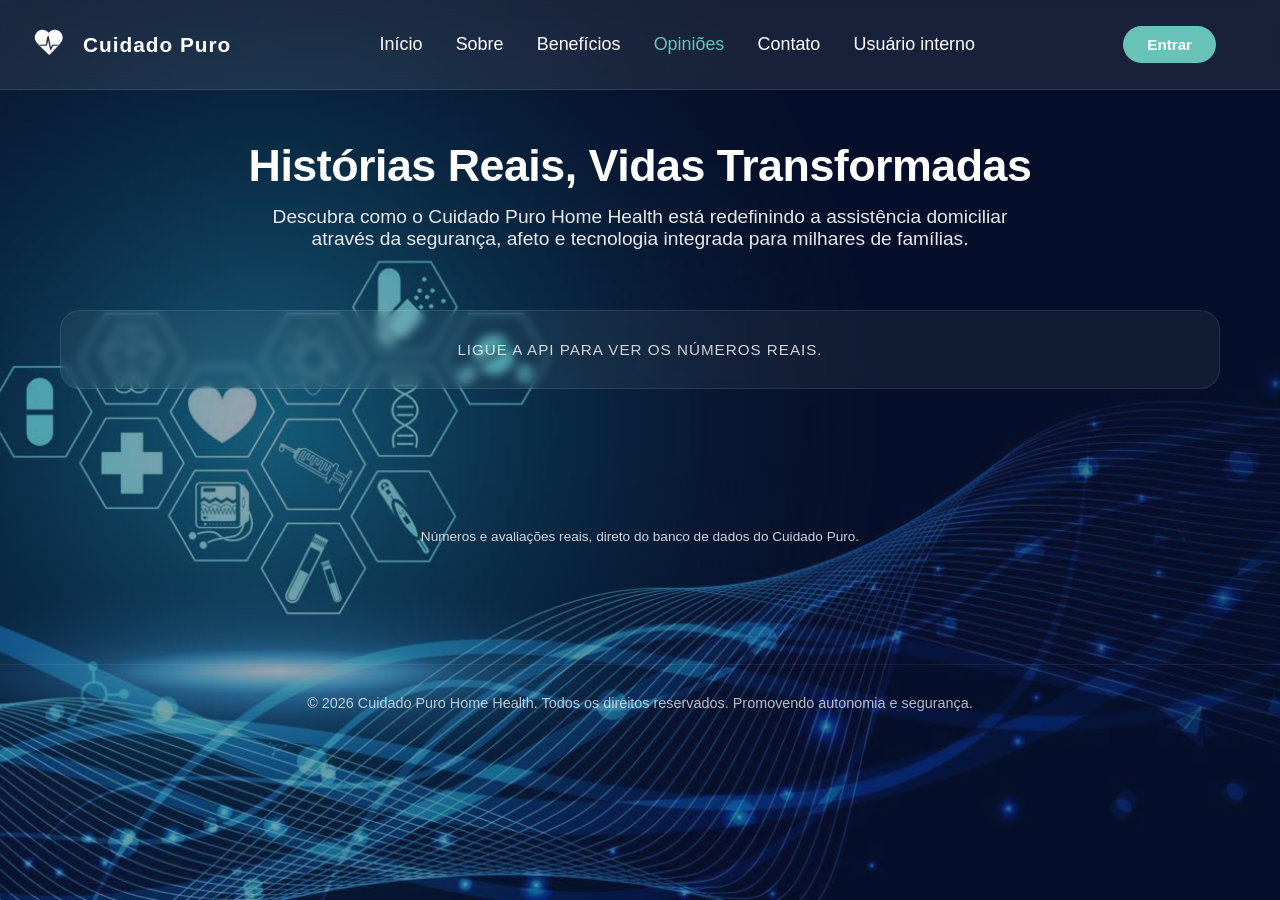
<file: site/telas/opinioes.html>
<!DOCTYPE html>
<html lang="pt-BR">
<head>
    <meta charset="UTF-8">
    <meta name="viewport" content="width=device-width, initial-scale=1.0">
    <title>Opiniões - Cuidado Puro Home Health</title>
    <link rel="stylesheet" href="../css/style.css">
    <link rel="stylesheet" href="../css/opinioes.css">
  
</head>
<body>

    <header class="navbar">
        <div class="logo">
            <a href="../index.html"><img src="img/logo_(2).png" alt="Logo"></a>
            <a href="../index.html" class="logo-text">Cuidado Puro</a>
        </div>

        <nav>
            <ul class="nav-links">
                <li><a href="../index.html">Início</a></li>
                <li><a href="sobre.html">Sobre</a></li>
                <li><a href="beneficios.html">Benefícios</a></li>
                <li><a href="opinioes.html" style="color: #67c2b8;">Opiniões</a></li>
                <li><a href="contato.html">Contato</a></li>
                <li><a href="dashboardAdmin.html" class="link-interno" title="Acesso da equipe interna">Usuário interno</a></li>
            </ul>
        </nav>

        <a href="telaLogin.html" class="btn-login">Entrar</a>
        <button class="btn-menu" aria-label="Abrir menu">☰</button>
    </header>

    <main class="opiniones-container">

        <section class="opiniones-hero">
            <h1>Histórias Reais, Vidas Transformadas</h1>
            <p>Descubra como o Cuidado Puro Home Health está redefinindo a assistência domiciliar através da segurança, afeto e tecnologia integrada para milhares de famílias.</p>
        </section>

        <section class="metrics-bar" id="numeros-reais">
            <div class="metric-item"><h2>…</h2><p>Carregando</p></div>
        </section>

        <!-- Depoimentos REAIS: vêm das avaliações que os pacientes fazem no app -->
        <section class="testimonials-grid" id="avaliacoes-reais"></section>
        <p style="text-align:center;opacity:.8;font-size:.85rem;margin-top:18px">Números e avaliações reais, direto do banco de dados do Cuidado Puro.</p>
    </main>

    <footer>
        &copy; 2026 Cuidado Puro Home Health. Todos os direitos reservados. Promovendo autonomia e segurança.
    </footer>

    <script src="../js/config.js"></script>
    <script src="../js/site.js"></script>
    <script>
    // Opiniões REAIS (avaliações feitas pelos pacientes depois dos atendimentos)
    const esc = (s) => String(s ?? "").replace(/[&<>"']/g, (c) => ({"&":"&amp;","<":"&lt;",">":"&gt;",'"':"&quot;","'":"&#39;"}[c]));
    fetch(API_BASE_URL + "/publico/opinioes").then((r) => r.json()).then((d) => {
      document.getElementById("numeros-reais").innerHTML = [
        [d.nota_media ? d.nota_media + "/5" : "—", `Nota média (${d.total_avaliacoes} avaliações)`],
        [d.pacientes, "Pacientes atendidos"], [d.cuidadores, "Cuidadores aprovados"], [d.atendimentos, "Atendimentos concluídos"],
      ].map(([v, t]) => `<div class="metric-item"><h2>${esc(v)}</h2><p>${esc(t)}</p></div>`).join("");
      document.getElementById("avaliacoes-reais").innerHTML = d.avaliacoes.length ? d.avaliacoes.map((a) => `
        <article class="testimonial-card"><span class="card-tag">${"★".repeat(a.nota)} Paciente</span>
          <p class="testimonial-text">"${esc(a.comentario)}"</p>
          <div class="author-info"><div class="author-avatar">💬</div><div class="author-details">
            <h4>${esc(a.autor)}</h4><p>sobre ${esc(a.cuidador)} (${esc(a.categoria)})</p></div></div></article>`).join("")
        : `<article class="testimonial-card"><p class="testimonial-text">Ainda não há avaliações. Elas aparecem aqui depois dos primeiros atendimentos.</p></article>`;
    }).catch(() => {
      document.getElementById("numeros-reais").innerHTML = `<div class="metric-item"><p>Ligue a API para ver os números reais.</p></div>`;
    });
    </script>
</body>
</html>
</file>
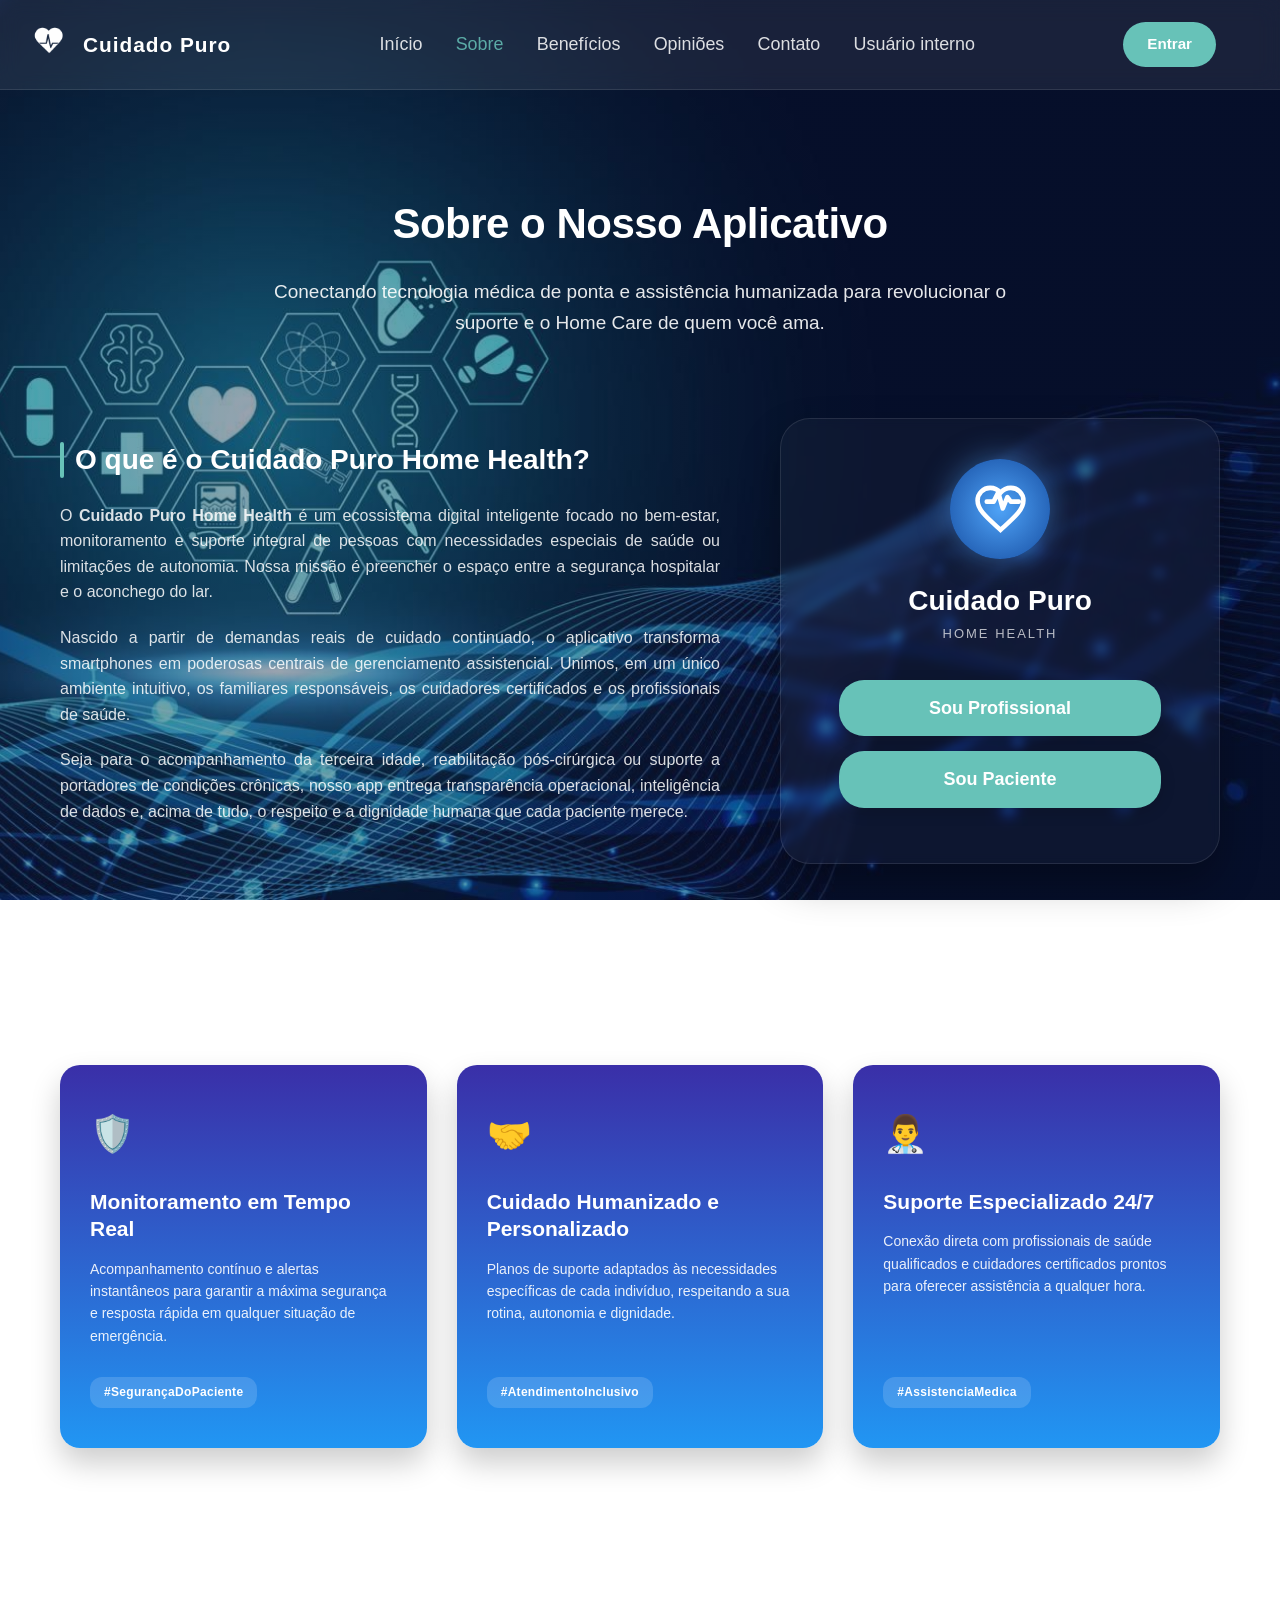
<file: site/telas/sobre.html>
<!DOCTYPE html>
<html lang="pt-BR">
<head>
    <meta charset="UTF-8">
    <meta name="viewport" content="width=device-width, initial-scale=1.0">
    <title>Cuidado Puro Home Health - Sobre Nós</title>
    <link rel="stylesheet" href="../css/sobre.css">
    <link rel="stylesheet" href="../css/style.css">
    
    <link rel="manifest" href="../manifest.json">
    <link rel="icon" href="../icons/icon-192.png">
    <meta name="theme-color" content="#0a2040">
</head>
<body>

    <header class="navbar">
       <div class="logo">
			<a href="../index.html"><img src="img/logo_(2).png" alt="Logo"></a>
			<a href="../index.html" class="logo-text">Cuidado Puro</a>
		</div>

		<nav>
			<ul class="nav-links">
				<li><a href="../index.html">Início</a></li>
                <li><a href="sobre.html" style="color: #67c2b8;" >Sobre</a></li>
                <li><a href="beneficios.html">Benefícios</a></li>
                <li><a href="opinioes.html">Opiniões</a></li>
                <li><a href="contato.html">Contato</a></li>
                <li><a href="dashboardAdmin.html" class="link-interno" title="Acesso da equipe interna">Usuário interno</a></li>
			</ul>
		</nav>

		<a href="telaLogin.html" class="btn-login">Entrar</a>
            <button class="btn-menu" aria-label="Abrir menu">☰</button>

    </header>

    <div class="container">
        
        <div class="about-hero">
            <h1>Sobre o Nosso Aplicativo</h1>
            <p>Conectando tecnologia médica de ponta e assistência humanizada para revolucionar o suporte e o Home Care de quem você ama.</p>
        </div>

        <div class="about-intro-grid">
            <div class="about-text">
                <h2>O que é o Cuidado Puro Home Health?</h2>
                <p>O <strong>Cuidado Puro Home Health</strong> é um ecossistema digital inteligente focado no bem-estar, monitoramento e suporte integral de pessoas com necessidades especiais de saúde ou limitações de autonomia. Nossa missão é preencher o espaço entre a segurança hospitalar e o aconchego do lar.</p>
                <p>Nascido a partir de demandas reais de cuidado continuado, o aplicativo transforma smartphones em poderosas centrais de gerenciamento assistencial. Unimos, em um único ambiente intuitivo, os familiares responsáveis, os cuidadores certificados e os profissionais de saúde.</p>
                <p>Seja para o acompanhamento da terceira idade, reabilitação pós-cirúrgica ou suporte a portadores de condições crônicas, nosso app entrega transparência operacional, inteligência de dados e, acima de tudo, o respeito e a dignidade humana que cada paciente merece.</p>
            </div>
            
            <div class="app-visual-card">
                <div class="app-brand-icon">
                    <svg viewBox="0 0 24 24">
                        <path d="M12 21.35l-1.45-1.32C5.4 15.36 2 12.28 2 8.5 2 5.42 4.42 3 7.5 3c1.74 0 3.41.81 4.5 2.09C13.09 3.81 14.76 3 16.5 3 19.58 3 22 5.42 22 8.5c0 3.78-3.4 6.86-8.55 11.54L12 21.35z"/>
                        <path d="M6 9h3l2-4 2 7 2-5 1.5 2H20" stroke-linecap="round" stroke-linejoin="round"/>
                    </svg>
                </div>
                <div class="app-logo-text">Cuidado Puro</div>
                <div class="app-logo-sub">HOME HEALTH</div>
                
                <a href="formularioProfissional.html" class="mockup-button">Sou Profissional</a>
                <a href="formularioPaciente.html" class="mockup-button">Sou Paciente</a>
            </div>
        </div>

        <div class="features-section">
            <h2>Nossos Pilares de Atuação</h2>
            
            <div class="features-grid">
                <div class="feature-card">
                    <div>
                        <div class="card-top-icon">🛡️</div>
                        <h3>Monitoramento em Tempo Real</h3>
                        <p>Acompanhamento contínuo e alertas instantâneos para garantir a máxima segurança e resposta rápida em qualquer situação de emergência.</p>
                    </div>
                    <span class="card-hashtag">#SegurançaDoPaciente</span>
                </div>

                <div class="feature-card">
                    <div>
                        <div class="card-top-icon">🤝</div>
                        <h3>Cuidado Humanizado e Personalizado</h3>
                        <p>Planos de suporte adaptados às necessidades específicas de cada indivíduo, respeitando a sua rotina, autonomia e dignidade.</p>
                    </div>
                    <span class="card-hashtag">#AtendimentoInclusivo</span>
                </div>

                <div class="feature-card">
                    <div>
                        <div class="card-top-icon">👨‍⚕️</div>
                        <h3>Suporte Especializado 24/7</h3>
                        <p>Conexão direta com profissionais de saúde qualificados e cuidadores certificados prontos para oferecer assistência a qualquer hora.</p>
                    </div>
                    <span class="card-hashtag">#AssistenciaMedica</span>
                </div>
            </div>
        </div>

    </div>

    <footer>
        &copy; 2026 Cuidado Puro Home Health. Conectando tecnologia, vidas e corações com responsabilidade.
    </footer>

    <script src="../js/config.js"></script>
    <script src="../js/site.js"></script>
</body>
</html>
</file>
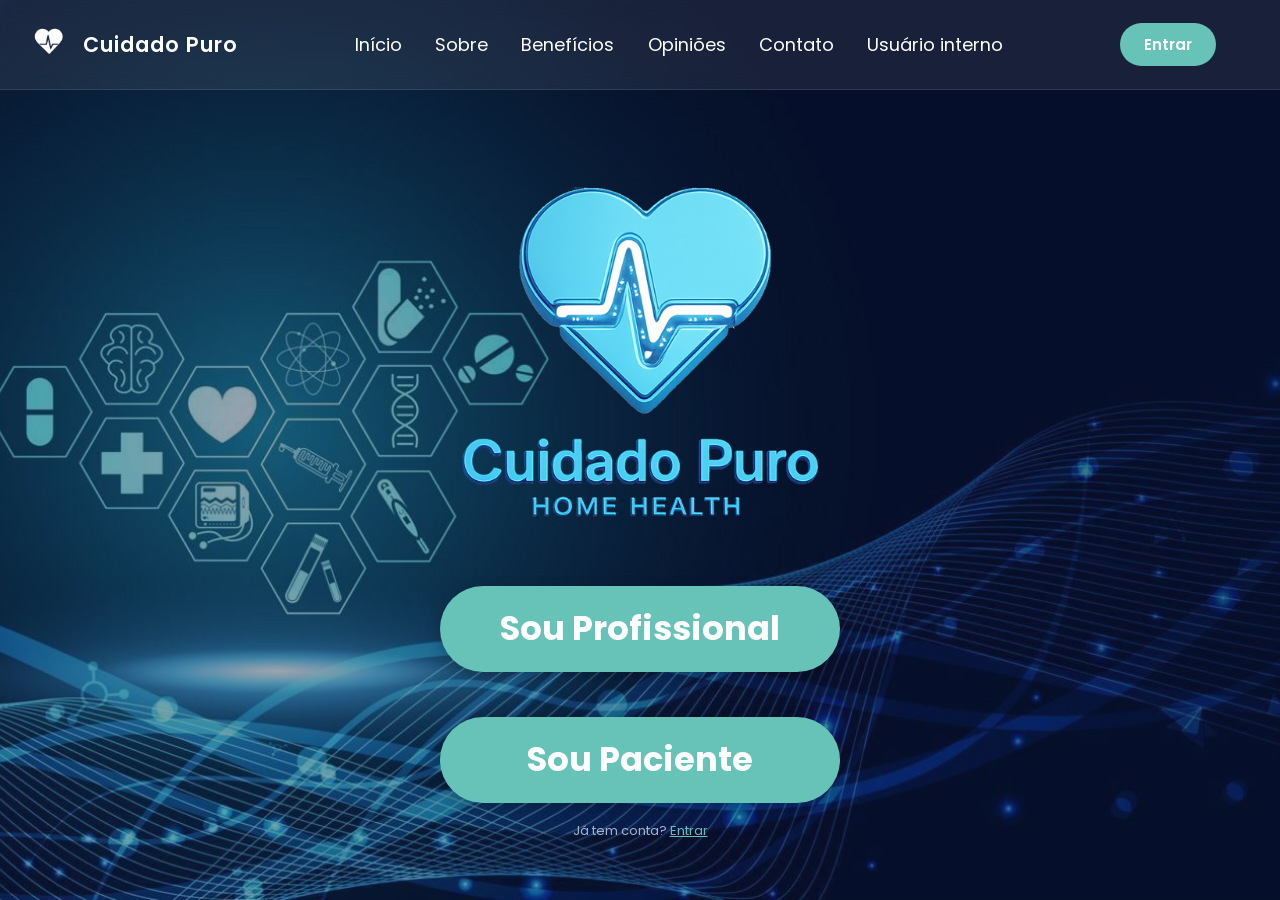
<file: site/telas/telaescolha.html>
<!DOCTYPE html>
<html lang="pt-br">

<head>
    <meta charset="UTF-8">
    <meta name="viewport" content="width=device-width, initial-scale=1.0">

    <title>Cuidado Puro Home Health - Login</title>

    <link href="https://fonts.googleapis.com/css2?family=Poppins:wght@300;400;600&display=swap" rel="stylesheet">

    <link rel="stylesheet" href="../css/telaescolha.css">
    <link rel="stylesheet" href="../css/style.css">
    <link rel="manifest" href="../manifest.json">
    <link rel="icon" href="../icons/icon-192.png">
    <meta name="theme-color" content="#0a2040">
</head>

<body>

    <!-- NAVBAR -->

    <header class="navbar">

        <div class="logo">
            <a href="../index.html"><img src="img/logo_(2).png" alt="Logo"></a>
                <a href="../index.html" class="logo-text">Cuidado Puro</a>
        </div>

        <nav>
            <ul class="nav-links">
                <li><a href="../index.html">Início</a></li>
                <li><a href="sobre.html">Sobre</a></li>
                <li><a href="beneficios.html">Benefícios</a></li>
                <li><a href="opinioes.html">Opiniões</a></li>
                <li><a href="contato.html">Contato</a></li>
                <li><a href="dashboardAdmin.html" class="link-interno" title="Acesso da equipe interna">Usuário interno</a></li>
            </ul>
        </nav>

        <a href="telaLogin.html" class="btn-login">Entrar</a>
            <button class="btn-menu" aria-label="Abrir menu">☰</button>

    </header>

    <!-- CONTEÚDO -->

    <main class="main-container">

        <section class="logo-box">
            <img src="img/logo.png" alt="Logo Cuidado Puro" class="logo-img">
        </section>

        <nav class="button-group">
            <a href="formularioProfissional.html" class="btn">Sou Profissional</a>
            <a href="formularioPaciente.html" class="btn">Sou Paciente</a>
        </nav>
        <p style="text-align:center;margin-top:18px;font-size:13px;color:#a8b4c2;">
            Já tem conta? <a href="telaLogin.html" style="color:#68beb5;">Entrar</a>
        </p>

    </main>
    <script src="../js/config.js"></script>
    <script src="../js/site.js"></script>
</body>

</html>
</file>
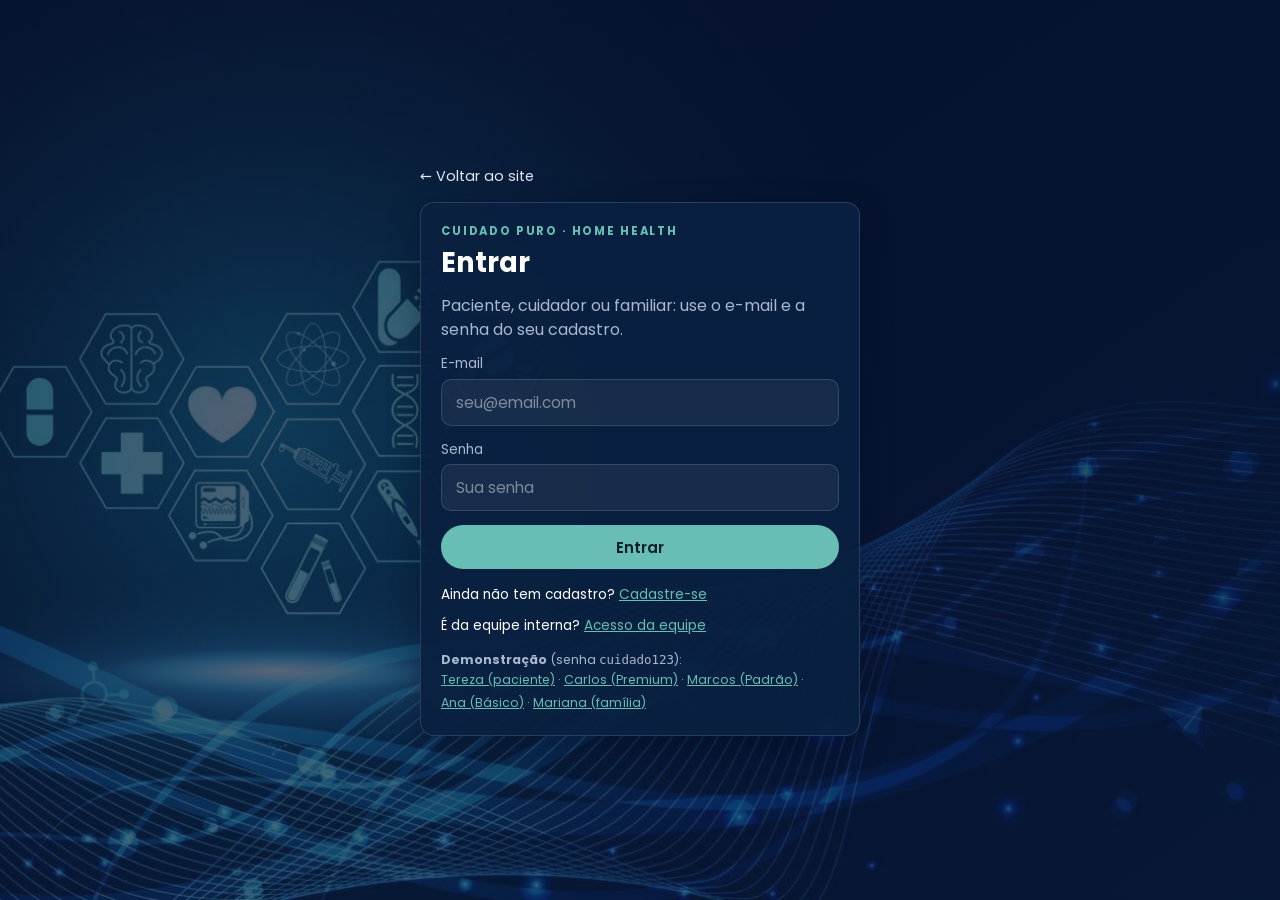
<file: site/telas/telaLogin.html>
<!DOCTYPE html>
<html lang="pt-br">
<head>
  <meta charset="UTF-8">
  <meta name="viewport" content="width=device-width, initial-scale=1.0">
  <meta name="theme-color" content="#0a2040">
  <title>Entrar — Cuidado Puro</title>
  <link rel="manifest" href="../manifest.json">
  <link rel="icon" href="../icons/icon-192.png">
  <link href="https://fonts.googleapis.com/css2?family=Poppins:wght@300;400;500;600;700&display=swap" rel="stylesheet">
  <link rel="stylesheet" href="../css/app.css">
</head>
<body>
  <main class="entrada">
    <div class="entrada-caixa">
      <a class="voltar" href="../index.html">← Voltar ao site</a>
      <div class="cartao">
        <p class="olho">Cuidado Puro · Home Health</p>
        <h1>Entrar</h1>
        <p class="suave">Paciente, cuidador ou familiar: use o e-mail e a senha do seu cadastro.</p>

        <form id="form-login" novalidate>
          <div class="campo">
            <label for="email">E-mail</label>
            <input id="email" name="email" type="email" autocomplete="username" required placeholder="seu@email.com">
          </div>
          <div class="campo">
            <label for="senha">Senha</label>
            <input id="senha" name="senha" type="password" autocomplete="current-password" required placeholder="Sua senha">
          </div>
          <button class="btn btn-bloco" type="submit">Entrar</button>
        </form>

        <p style="margin-top:16px" class="pequeno">Ainda não tem cadastro? <a href="telaescolha.html">Cadastre-se</a></p>
        <p class="pequeno">É da equipe interna? <a href="dashboardAdmin.html">Acesso da equipe</a></p>

        <div class="logins-teste">
          <strong>Demonstração</strong> (senha <code>cuidado123</code>):<br>
          <button data-email="tereza@email.com">Tereza (paciente)</button> ·
          <button data-email="carlos.souza@email.com">Carlos (Premium)</button> ·
          <button data-email="marcos.oliveira@email.com">Marcos (Padrão)</button> ·
          <button data-email="ana.silva@email.com">Ana (Básico)</button> ·
          <button data-email="mariana.lawson@email.com">Mariana (família)</button>
        </div>
      </div>
    </div>
  </main>

  <script src="../js/config.js"></script>
  <script src="../js/site.js"></script>
  <script src="../js/app.js"></script>
  <script src="../js/login.js"></script>
</body>
</html>
</file>
<file: site/css/style.css>
:root {
    --bg-gradient: linear-gradient(135deg, #305eb1 0%, #162d61 100%);
    --card-gradient: linear-gradient(180deg, #3a2fa8 0%, #2196f3 100%);
    --primary-color: #67c2b8;
    --hover-color: #55a89f;
    --text-white: #ffffff;
    --font-main: 'Segoe UI', Roboto, Helvetica, Arial, sans-serif;
}

* {
margin: 0;
padding: 0;
box-sizing: border-box;
font-family: 'Poppins', sans-serif;
}

/* 🖼️ CORPO CONFIGURADO COM A SUA NOVA IMAGEM MÉDICA */
body {
    /* O linear-gradient sutil por cima garante contraste nítido para as fontes brancas */
    background-image: 
        linear-gradient(135deg, rgba(22, 45, 97, 0.3) 0%, rgba(13, 25, 54, 0.4) 1%), 
        url(../telas/img/foto_index.jpg); 
    background-size: cover;          /* Preenche a tela inteira sem distorcer a arte */
    background-position: center;     /* Centraliza as ondas e os hexágonos */
    background-repeat: no-repeat;    /* Evita repetição da imagem */
    background-attachment: fixed;    /* Efeito premium estático ao rolar a página */
    min-height: 100vh;
    color: white;
    padding-top: 100px;
}

.navbar {
width: 100%;
height: 90px;
position: fixed;
top: 0;
left: 0;
display: flex;
align-items: center;
justify-content: space-between;
padding: 0 5%;
background: rgba(255, 255, 255, 0.08);
backdrop-filter: blur(10px);
border-bottom: 1px solid rgba(255, 255, 255, 0.1);
z-index: 1000;
}

/* ✅ LOGO CORRIGIDO */
.logo {
display: flex;
align-items: center;
gap: 12px;
margin-left: -38px;
}

.logo img {
width: 45px;
height: 45px;
max-width: 45px;
max-height: 45px;
object-fit: contain;
filter: brightness(0) invert(1);
flex-shrink: 0;
}

.logo-text {
color: white;
font-size: 1.3rem;
font-weight: 600;
letter-spacing: 1px;
text-decoration: none;
}

.nav-links {
display: flex;
align-items: center;
list-style: none;
gap: 120px;
}

.nav-links li {
position: relative;
}

.nav-links a {
text-decoration: none;
color: white;
font-size: 20px;
font-weight: 400;
transition: 0.3s;
}

.nav-links a::after {
content: "";
position: absolute;
left: 0;
bottom: -6px;
width: 0%;
height: 2px;
background: #67c2b8;
transition: 0.3s;
}

.nav-links a:hover {
color: #67c2b8;
}

.nav-links a:hover::after {
width: 100%;
}

.nav-actions {
display: flex;
align-items: center;
gap: 15px;
}

.btn-login {
padding: 10px 24px;
border: none;
border-radius: 30px;
background: #67c2b8;
color: white;
font-size: 0.95rem;
font-weight: 600;
cursor: pointer;
transition: 0.3s;
text-decoration: none;
}

.btn-login:hover {
background: #429e93;
transform: translateY(-2px);
}

.btn-menu {
display: none;
background: transparent;
border: none;
color: white;
font-size: 2rem;
cursor: pointer;
}

/* ==========================================================================
   ESTILIZAÇÃO DA SEÇÃO HERO
   ========================================================================== */

.hero-section {
    width: 100%;
    min-height: calc(100vh - 100px);
    display: flex;
    align-items: center;
    justify-content: space-between;
    padding: 60px 10%;
    gap: 80px;
}

/* Lado Esquerdo - Tipografia Forte */
.hero-content {
    flex: 1.1;
    max-width: 550px;
}

.hero-content h1 {
    font-size: 4.2rem;
    font-weight: 300;
    line-height: 1.15;
    margin-bottom: 25px;
    letter-spacing: -1px;
    text-shadow: 0 4px 12px rgba(0, 0, 0, 0.3); /* Leve sombra para destacar a leitura */
}

.hero-content h1 .highlight-text {
    font-weight: 600;
}

.divider {
    width: 80px;
    border: none;
    height: 3px;
    background-color: var(--primary-color);
    margin-bottom: 45px;
}

.btn-cadastrar {
    display: inline-block;
    background: var(--primary-color);
    color: white;
    border: none;
    border-radius: 50px;
    padding: 16px 48px;
    font-size: 1.1rem;
    font-weight: 600;
    cursor: pointer;
    transition: background 0.3s ease, transform 0.2s ease;
    text-decoration: none;
}

.btn-cadastrar:hover {
    background: var(--hover-color);
    transform: translateY(-2px);
}

/* Lado Direito - Filosofia Editorial Humana */
.hero-philosophy {
    flex: 1;
    max-width: 520px;
}

.philosophy-tag {
    font-size: 1.26rem;
    text-transform: uppercase;
    letter-spacing: 2px;
    color: var(--primary-color);
    font-weight: 600;
    margin-bottom: 12px;
}

.philosophy-text {
    font-size: 1.75rem;
    line-height: 1.7;
    color: rgba(255, 255, 255, 0.9);
    font-weight: 300;
    margin-bottom: 30px;
    text-shadow: 0 4px 12px rgba(0, 0, 0, 0.4); /* Garante leitura perfeita sobre os hexágonos brilhantes */
}

.philosophy-list {
    list-style: none;
}

.philosophy-list li {
    font-size: 1.26rem;
    color: rgba(255, 255, 255, 0.95);
    margin-bottom: 14px;
    display: flex;
    align-items: center;
    gap: 12px;
    text-shadow: 0 2px 8px rgba(0, 0, 0, 0.4);
}

.philosophy-list li::before {
    content: "";
    width: 12px;
    height: 1px;
    background-color: var(--primary-color);
    flex-shrink: 0;
}

/* Responsividade Adaptada */
@media (max-width: 1024px) {
    .hero-section {
        gap: 40px;
    }
    .hero-content h1 {
        font-size: 3.5rem;
    }
}

@media (max-width: 900px) {
    body {
        background-position: 35% center; /* Ajusta o fundo em telas menores para focar nos gráficos */
    }

    .hero-section {
        flex-direction: column;
        justify-content: center;
        text-align: center;
        padding: 60px 7%;
        gap: 50px;
    }

    .hero-content h1 {
        font-size: 3rem;
    }

    .divider {
        margin: 20px auto 40px;
    }

    .hero-philosophy {
        max-width: 100%;
        text-align: center;
    }

    .philosophy-list li {
        justify-content: center;
    }
}
/* ==========================================================================
   MENU NO CELULAR E TABLET (adicionado): os links viram uma lista que abre
   no botão ☰. Antes eles ficavam espremidos e saíam da tela.
   ========================================================================== */
@media (max-width: 1100px) {
    .nav-links { gap: 40px; }
}
@media (max-width: 900px) {
    .navbar { height: 70px; padding: 0 16px; }
    body { padding-top: 70px; }
    .logo { margin-left: 0; }
    .logo img { width: 36px; height: 36px; }
    .logo-text { font-size: 1.1rem; }
    .btn-menu { display: block; }
    .btn-login { padding: 8px 18px; }
    .navbar nav {
        display: none; position: absolute; top: 70px; left: 0; right: 0;
        background: rgba(8, 20, 49, .97); border-bottom: 1px solid rgba(255, 255, 255, .1);
        padding: 8px 16px 16px;
    }
    .navbar.menu-aberto nav { display: block; }
    .nav-links { flex-direction: column; align-items: stretch; gap: 0; }
    .nav-links a { display: block; padding: 14px 4px; font-size: 1.05rem; border-bottom: 1px solid rgba(255, 255, 255, .06); }
    .nav-links a::after { display: none; }
}
@media (max-width: 600px) {
    .hero-content h1 { font-size: 2.4rem; }
    .philosophy-text { font-size: 1.2rem; }
    .philosophy-tag, .philosophy-list li { font-size: 1rem; }
    .hero-section { padding: 40px 18px; gap: 32px; }
    body { background-attachment: scroll; }
}

/* Menu com 6 itens (inclui "Usuário interno"): espaço que cabe em qualquer tela,
   sem quebrar o texto nem esconder o botão Entrar. Vale para todas as páginas públicas. */
.navbar .nav-links { gap: clamp(16px, 2.6vw, 56px); }
.navbar .nav-links a, .navbar .logo-text { white-space: nowrap; }
.navbar .nav-links a { font-size: clamp(15px, 1.4vw, 18px); margin: 0; }
.navbar .btn-login { flex-shrink: 0; }
@media (max-width: 900px) {
    .navbar .nav-links { gap: 0; }
    .navbar .nav-links a { font-size: 1.05rem; }
}
</file>
<file: site/css/beneficios.css>
/* CONFIGURAÇÕES GERAIS E VARIÁVEIS SOLICITADAS */
:root {
    --bg-gradient: linear-gradient(135deg, #305eb1 0%, #162d61 100%);
    --card-gradient: linear-gradient(180deg, #3a2fa8 0%, #2196f3 100%);
    --primary-color: #67c2b8;
    --hover-color: #55a89f;
    --text-white: #ffffff;
    --text-muted: #cbd5e1; /* Cinza claro para textos secundários não sumirem no fundo escuro */
    --radius: 16px;
}

* {
    margin: 0;
    padding: 0;
    box-sizing: border-box;
    font-family: 'Poppins', sans-serif;
}



.container {
    width: 90%;
    max-width: 1200px;
    margin: 0 auto;
    padding: 60px 0;
}

/* ESTILO DA NAVBAR (ESTILO MODERNO FIXO) */
.navbar {
    width: 100%;
    height: 90px;
    position: fixed;
    top: 0;
    left: 0;
    display: flex;
    align-items: center;
    justify-content: space-between;
    padding: 0 5%;
    background: rgba(255, 255, 255, 0.08);
    backdrop-filter: blur(10px);
    border-bottom: 1px solid rgba(255, 255, 255, 0.1);
    z-index: 1000;
}

.nav-container {
    width: 90%;
    max-width: 1200px;
    margin: 0 auto;
    display: flex;
    justify-content: space-between;
    align-items: center;
    padding: 15px 0;
}

.logo {
    font-size: 1.5rem;
    font-weight: 700;
    color: var(--text-white);
    text-decoration: none;
}

.logo span {
    color: var(--primary-color);
}


.card img {
    width: 110px;
    height: 110px;
    object-fit: cover;
    border-radius: 50%; /* Transforma a foto quadrada em redonda (estilo perfil) */
    background: rgba(255,255,255,0.02);
    margin-bottom: 5px;
}

.nav-links {
    display: flex;
    list-style: none;
    gap: 30px;
}

.nav-links a {
    color: var(--text-muted);
    text-decoration: none;
    font-weight: 500;
    transition: color 0.3s ease;
    font-size: 0.95rem;
}

.nav-links a:hover, 
.nav-links a.active {
    color: var(--primary-color);
}

.btn-nav {
    background-color: transparent;
    color: var(--primary-color);
    border: 2px solid var(--primary-color);
    padding: 8px 20px;
    border-radius: 50px;
    text-decoration: none;
    font-weight: 600;
    font-size: 0.9rem;
    transition: all 0.3s ease;
}

.btn-nav:hover {
    background-color: var(--primary-color);
    color: #162d61; /* Inverte a cor do texto no hover para legibilidade */
}

/* HERO SECTION */
.hero-section {
    text-align: center;
    padding-top: 40px;
}

.tag {
    background-color: rgba(103, 194, 184, 0.15);
    color: var(--primary-color);
    border: 1px solid rgba(103, 194, 184, 0.3);
    padding: 6px 16px;
    border-radius: 50px;
    font-size: 0.85rem;
    font-weight: 600;
    text-transform: uppercase;
    letter-spacing: 1px;
}

.hero-section h1 {
    font-size: 2.5rem;
    color: var(--text-white);
    margin-top: 25px;
    margin-bottom: 20px;
    font-weight: 700;
    letter-spacing: -0.5px;
}

.hero-section .subtitle {
    font-size: 1.15rem;
    color: var(--text-muted);
    max-width: 700px;
    margin: 0 auto;
}

/* GRID DE BENEFÍCIOS */
.grid-benefits {
    display: grid;
    grid-template-columns: repeat(auto-fit, minmax(320px, 1fr));
    gap: 30px;
}

/* CARD DE BENEFÍCIO (COM GRADIENTE SOLICITADO) */
.benefit-card {
    background: var(--card-gradient);
    padding: 40px 30px;
    border-radius: var(--radius);
    border: 1px solid rgba(255, 255, 255, 0.1);
    transition: transform 0.3s ease, box-shadow 0.3s ease;
    box-shadow: 0 10px 30px rgba(0, 0, 0, 0.15);
}

.benefit-card:hover {
    transform: translateY(-8px);
    box-shadow: 0 15px 35px rgba(0, 0, 0, 0.3);
}

.icon-wrapper {
    font-size: 2.5rem;
    margin-bottom: 20px;
    display: inline-block;
}

.benefit-card h3 {
    font-size: 1.35rem;
    color: var(--text-white);
    margin-bottom: 12px;
    font-weight: 600;
}

.benefit-card p {
    color: rgba(255, 255, 255, 0.85); /* Texto interno do card um pouco mais claro */
    font-size: 0.95rem;
    margin-bottom: 25px;
}

.keyword {
    display: inline-block;
    font-size: 0.8rem;
    color: var(--text-white);
    font-weight: 600;
    background-color: rgba(255, 255, 255, 0.15);
    padding: 4px 12px;
    border-radius: 6px;
}

/* CHAMADA PARA AÇÃO (CTA) */
.cta-section {
    background: rgba(15, 23, 42, 0.3); /* Fundo sutilmente mais escuro que o gradiente geral */
    text-align: center;
    border-top: 1px solid rgba(255, 255, 255, 0.05);
}

.cta-section h2 {
    font-size: 2rem;
    margin-bottom: 15px;
}

.cta-section p {
    color: var(--text-muted);
    margin-bottom: 30px;
    max-width: 600px;
    margin-left: auto;
    margin-right: auto;
}

.btn-primary {
    display: inline-block;
    background-color: var(--primary-color);
    color: #162d61; /* Cor escura para dar contraste com o verde-água */
    padding: 14px 36px;
    border-radius: 50px; /* Botão arredondado super moderno */
    text-decoration: none;
    font-weight: 600;
    transition: background-color 0.2s ease, transform 0.2s ease;
    box-shadow: 0 4px 15px rgba(103, 194, 184, 0.3);
}

.btn-primary:hover {
    background-color: var(--hover-color);
    transform: scale(1.02);
}

footer {
    margin-top: 100px;
    padding: 40px 20px;
    text-align: center;
    border-top: 1px solid rgba(255, 255, 255, 0.1);
    font-size: 14px;
    opacity: 0.6;
}

/* RESPONSIVIDADE */
@media (max-width: 768px) {
    .nav-links {
        display: none; /* Esconde os links em telas pequenas (pode ser trocado por menu hamburguer depois) */
    }
    
    .hero-section h1 {
        font-size: 2rem;
    }
    
    .grid-benefits {
        grid-template-columns: 1fr;
    }
}
</file>
<file: site/css/app.css>
/* =====================================================================
   app.css -> visual das telas internas (login, cadastro, dashboards,
   chat e painel). Paleta do Samuel: azul-marinho + verde-água + mármore.
   Responsivo: celular (até 600px), tablet (até 1024px) e computador.
   ===================================================================== */
:root {
  --ink: #081431;
  --navy: #0a2040;
  --navy-2: #0d2847;
  --navy-3: #12335a;
  --teal: #68beb5;
  --teal-2: #4fa89f;
  --mist: #9cb1d9;
  --texto: #ffffff;
  --suave: #a8b8d0;
  --linha: rgba(237, 241, 245, 0.14);
  --ok: #81c784;
  --aviso: #e7a82e;
  --perigo: #ef7f7f;
  --info: #7fb5ef;
  --raio: 14px;
  --sombra: 0 10px 30px rgba(3, 10, 30, 0.35);
}

* { box-sizing: border-box; }
html { -webkit-text-size-adjust: 100%; }
body {
  margin: 0;
  font-family: "Poppins", system-ui, -apple-system, "Segoe UI", Roboto, Arial, sans-serif;
  color: var(--texto);
  background: var(--ink) url("../telas/img/marble.jpeg") center / cover fixed no-repeat;
  min-height: 100vh;
  line-height: 1.5;
}
body.sem-rolagem { overflow: hidden; }
a { color: var(--teal); }
h1, h2, h3, h4 { margin: 0 0 .5em; line-height: 1.25; }
p { margin: 0 0 .8em; }
.suave { color: var(--suave); }
.pequeno { font-size: .85rem; }
.escondido { display: none !important; }
:focus-visible { outline: 3px solid var(--teal); outline-offset: 2px; }

/* ------------------------- Botões ------------------------- */
.btn {
  display: inline-flex; align-items: center; justify-content: center; gap: 8px;
  padding: 10px 18px; min-height: 44px; border: 0; border-radius: 999px;
  background: var(--teal); color: #06202a; font: 600 .95rem "Poppins", sans-serif;
  cursor: pointer; text-decoration: none; transition: background .2s, transform .1s;
}
.btn:hover { background: var(--teal-2); }
.btn:active { transform: translateY(1px); }
.btn:disabled { opacity: .5; cursor: not-allowed; }
.btn-claro { background: rgba(255, 255, 255, .1); color: var(--texto); border: 1px solid var(--linha); }
.btn-claro:hover { background: rgba(255, 255, 255, .18); }
.btn-perigo { background: var(--perigo); color: #2a0707; }
.btn-perigo:hover { background: #e06363; }
.btn-ok { background: var(--ok); color: #0b2a0d; }
.btn-pequeno { padding: 6px 12px; min-height: 34px; font-size: .82rem; }
.btn-bloco { width: 100%; }
.btn-icone {
  background: transparent; border: 0; color: var(--texto); font-size: 1.2rem;
  width: 40px; height: 40px; border-radius: 50%; cursor: pointer;
}
.btn-icone:hover { background: rgba(255, 255, 255, .1); }
.linha-botoes { display: flex; flex-wrap: wrap; gap: 8px; justify-content: flex-end; margin-top: 14px; }

/* ------------------------- Formulários ------------------------- */
label { display: block; font-size: .85rem; color: var(--suave); margin-bottom: 4px; }
input, select, textarea {
  width: 100%; padding: 11px 14px; min-height: 44px;
  background: rgba(255, 255, 255, .06); color: var(--texto);
  border: 1px solid var(--linha); border-radius: 10px;
  font: 400 .95rem "Poppins", sans-serif;
}
textarea { min-height: 80px; resize: vertical; }
select option { background: var(--navy); color: var(--texto); }
input::placeholder, textarea::placeholder { color: rgba(255, 255, 255, .45); }
input:focus, select:focus, textarea:focus { outline: none; border-color: var(--teal); background: rgba(255, 255, 255, .09); }
input[type="checkbox"], input[type="radio"] { width: auto; min-height: 0; accent-color: var(--teal); }
input[type="date"], input[type="time"], input[type="datetime-local"] { color-scheme: dark; }
.campo { margin-bottom: 14px; }
.grade-campos { display: grid; grid-template-columns: repeat(2, minmax(0, 1fr)); gap: 0 16px; }
.grade-campos .inteiro { grid-column: 1 / -1; }
.ajuda { font-size: .78rem; color: var(--suave); margin-top: 4px; }
.opcoes { display: grid; grid-template-columns: repeat(auto-fill, minmax(220px, 1fr)); gap: 8px; }
.opcao {
  display: flex; gap: 10px; align-items: flex-start; padding: 10px 12px; margin: 0;
  border: 1px solid var(--linha); border-radius: 10px; color: var(--texto); cursor: pointer; font-size: .88rem;
}
.opcao:has(input:checked) { border-color: var(--teal); background: rgba(104, 190, 181, .12); }
.opcao input { margin-top: 4px; }
.opcao small { display: block; color: var(--suave); }
fieldset { border: 1px solid var(--linha); border-radius: var(--raio); padding: 16px; margin: 0 0 18px; }
legend { padding: 0 8px; color: var(--teal); font-weight: 600; }
.escala { display: flex; align-items: center; gap: 10px; }
.escala input { flex: 1; padding: 0; min-height: 30px; }
.escala output { min-width: 26px; text-align: center; font-weight: 600; color: var(--teal); }

/* ------------------------- Cartões ------------------------- */
.cartao {
  background: rgba(10, 32, 64, .94); border: 1px solid var(--linha);
  border-radius: var(--raio); padding: 20px; box-shadow: var(--sombra);
  min-width: 0;
}
.cartao + .cartao { margin-top: 16px; }
.cartao-topo { display: flex; align-items: center; justify-content: space-between; gap: 10px; flex-wrap: wrap; margin-bottom: 12px; }
.cartao-topo h2, .cartao-topo h3 { margin: 0; }
.grade { display: grid; gap: 16px; }
.grade > .cartao + .cartao { margin-top: 0; }
.grade-2 { grid-template-columns: repeat(2, minmax(0, 1fr)); }
.grade-3 { grid-template-columns: repeat(3, minmax(0, 1fr)); }
.grade-4 { grid-template-columns: repeat(4, minmax(0, 1fr)); }
.numero { padding: 16px 18px; }
.numero .rotulo { font-size: .72rem; letter-spacing: .12em; text-transform: uppercase; color: var(--suave); }
.numero .valor { font-size: 1.9rem; font-weight: 700; color: var(--teal); line-height: 1.2; margin: 4px 0; word-break: break-word; }
.numero .valor.perigo { color: var(--perigo); }
.numero .valor.aviso { color: var(--aviso); }
.vazio { padding: 22px; text-align: center; color: var(--suave); border: 1px dashed var(--linha); border-radius: 10px; }
.destaque-caixa { border-left: 4px solid var(--teal); padding: 12px 14px; background: rgba(104, 190, 181, .08); border-radius: 8px; }

/* ------------------------- Selos, avatar, estrelas ------------------------- */
.selo { display: inline-block; padding: 2px 10px; border-radius: 999px; font-size: .74rem; font-weight: 600; white-space: nowrap; }
.selo-ok { background: rgba(129, 199, 132, .18); color: var(--ok); }
.selo-aviso { background: rgba(231, 168, 46, .18); color: var(--aviso); }
.selo-perigo { background: rgba(239, 127, 127, .18); color: var(--perigo); }
.selo-info { background: rgba(127, 181, 239, .18); color: var(--info); }
.selo-neutro { background: rgba(255, 255, 255, .1); color: var(--suave); }
.selo-destaque { background: linear-gradient(90deg, #e7a82e, #f5d27a); color: #3a2600; }
.avatar {
  display: inline-flex; align-items: center; justify-content: center; flex-shrink: 0;
  width: 42px; height: 42px; border-radius: 50%; font-weight: 700; font-size: .9rem; color: #fff;
}
.avatar-grande { width: 64px; height: 64px; font-size: 1.3rem; }
.avatar-0 { background: #2f7d74; } .avatar-1 { background: #5b5bd6; } .avatar-2 { background: #b4557a; }
.avatar-3 { background: #c07a2c; } .avatar-4 { background: #3f78b5; } .avatar-5 { background: #6b8e23; }
.estrelas { color: #f5c94a; letter-spacing: 1px; }

/* ------------------------- Tabelas (viram cartões no celular) ------------------------- */
.tabela-caixa { overflow-x: auto; }
table { width: 100%; border-collapse: collapse; font-size: .9rem; }
th, td { text-align: left; padding: 10px 8px; border-bottom: 1px solid var(--linha); vertical-align: middle; }
th { color: var(--suave); font-weight: 500; font-size: .78rem; text-transform: uppercase; letter-spacing: .06em; }
td.num, th.num { text-align: right; white-space: nowrap; }

/* ------------------------- Layout dos dashboards ------------------------- */
.app { display: flex; min-height: 100vh; }
.lateral {
  position: fixed; inset: 0 auto 0 0; width: 250px; z-index: 30;
  background: rgba(8, 20, 49, .97); border-right: 1px solid var(--linha);
  display: flex; flex-direction: column; padding: 18px 14px; overflow-y: auto;
}
.marca { display: flex; align-items: center; gap: 10px; padding: 4px 8px 18px; border-bottom: 1px solid var(--linha); margin-bottom: 12px; text-decoration: none; color: var(--texto); }
.marca img { width: 38px; height: 38px; filter: brightness(0) invert(1); }
.marca strong { display: block; font-size: 1.05rem; }
.marca small { color: var(--teal); font-size: .72rem; letter-spacing: .1em; text-transform: uppercase; }
.lateral nav { display: flex; flex-direction: column; gap: 2px; flex: 1; }
.lateral nav a {
  display: flex; align-items: center; gap: 10px; padding: 11px 12px; border-radius: 10px;
  color: var(--suave); text-decoration: none; font-size: .93rem;
}
.lateral nav a:hover { background: rgba(255, 255, 255, .06); color: var(--texto); }
.lateral nav a.ativo { background: rgba(104, 190, 181, .16); color: var(--teal); font-weight: 600; }
.lateral nav a .contador { margin-left: auto; background: var(--perigo); color: #fff; border-radius: 999px; font-size: .7rem; padding: 1px 7px; }
.lateral .icone { width: 22px; text-align: center; }
.usuario-caixa { display: flex; gap: 10px; align-items: center; padding: 12px 8px 0; border-top: 1px solid var(--linha); margin-top: 12px; }
.usuario-caixa div { min-width: 0; }
.usuario-caixa strong { display: block; font-size: .88rem; white-space: nowrap; overflow: hidden; text-overflow: ellipsis; }
.usuario-caixa small { color: var(--suave); }
.conteudo { flex: 1; margin-left: 250px; padding: 28px 32px 60px; min-width: 0; }
/* título das páginas numa faixa escura: lê bem em cima do mármore claro */
.topo-pagina { display: flex; align-items: flex-end; justify-content: space-between; gap: 12px; flex-wrap: wrap; margin-bottom: 20px;
  background: rgba(8, 20, 49, .88); padding: 14px 18px; border-radius: 16px; box-shadow: 0 6px 18px rgba(0, 0, 0, .18); }
.topo-pagina h1 { font-size: 1.6rem; margin: 0; text-shadow: 0 2px 10px rgba(0, 0, 0, .5); }
.topo-pagina p { margin: 2px 0 0; color: #dfe7f3; text-shadow: 0 1px 6px rgba(0, 0, 0, .6); }
.barra-celular { display: none; }
.gaveta-fundo { display: none; }
.faixa {
  padding: 12px 16px; border-radius: 10px; margin-bottom: 16px; font-size: .92rem;
  /* fundo escuro sólido: lê bem até em cima do mármore claro */
  background: rgba(8, 20, 49, .92); border: 1px solid rgba(231, 168, 46, .6); border-left: 5px solid #e7a82e; color: #ffe2a8;
}
.faixa-info { border-color: rgba(127, 181, 239, .6); border-left-color: #7fb5ef; color: #d6e8ff; }

/* ------------------------- Listas ------------------------- */
.lista { display: flex; flex-direction: column; gap: 10px; }
.item {
  display: flex; gap: 12px; align-items: center; padding: 12px 14px;
  border: 1px solid var(--linha); border-radius: 12px; background: rgba(255, 255, 255, .03);
}
.item-corpo { flex: 1; min-width: 0; }
.item-corpo strong { display: block; }
.item-acoes { display: flex; gap: 6px; flex-wrap: wrap; justify-content: flex-end; }
.item-data { text-align: center; min-width: 56px; padding: 6px; border-radius: 10px; background: rgba(104, 190, 181, .12); }
.item-data b { display: block; font-size: 1.3rem; color: var(--teal); line-height: 1.1; }
.item-data span { font-size: .7rem; text-transform: uppercase; color: var(--suave); }
.etiquetas { display: flex; flex-wrap: wrap; gap: 6px; margin-top: 6px; }
.etiqueta { font-size: .74rem; padding: 2px 9px; border-radius: 999px; background: rgba(156, 177, 217, .15); color: #cfdbf0; }

/* Cartões de cuidadores (busca) */
.cuidadores { display: grid; grid-template-columns: repeat(auto-fill, minmax(280px, 1fr)); gap: 14px; }
.cuidador-cartao { display: flex; flex-direction: column; gap: 10px; padding: 18px; position: relative; }
.cuidador-cartao.com-destaque { border-color: rgba(231, 168, 46, .7); box-shadow: 0 0 0 1px rgba(231, 168, 46, .35), var(--sombra); }
.cuidador-cartao .cabeca { display: flex; gap: 12px; align-items: center; }
.cuidador-cartao .descricao { font-size: .86rem; color: #d3ddea; flex: 1; }

/* ------------------------- Bem-estar e alertas ------------------------- */
.medidor { display: flex; align-items: center; gap: 18px; }
.medidor-anel {
  --p: 0; --cor: var(--teal);
  width: 110px; height: 110px; border-radius: 50%; flex-shrink: 0;
  background: conic-gradient(var(--cor) calc(var(--p) * 1%), rgba(255, 255, 255, .1) 0);
  display: grid; place-items: center;
}
.medidor-anel::before { content: ""; grid-area: 1 / 1; width: 84px; height: 84px; border-radius: 50%; background: var(--navy); }
.medidor-anel b { grid-area: 1 / 1; z-index: 1; font-size: 1.6rem; }
.alerta { padding: 10px 12px; border-radius: 10px; border-left: 4px solid var(--aviso); background: rgba(231, 168, 46, .1); margin-bottom: 8px; }
.alerta strong { display: block; }
.alerta-alto { border-color: var(--perigo); background: rgba(239, 127, 127, .1); }
.alerta-bom { border-color: var(--ok); background: rgba(129, 199, 132, .1); }

/* ------------------------- Gráficos simples (sem biblioteca) ------------------------- */
.grafico-barras { display: flex; align-items: flex-end; gap: 4px; height: 170px; padding-top: 10px; }
.grafico-barras .barra { flex: 1; display: flex; flex-direction: column; align-items: center; justify-content: flex-end; height: 100%; min-width: 0; }
.grafico-barras .barra i { display: block; width: 100%; max-width: 34px; background: linear-gradient(180deg, var(--teal), #2f7d74); border-radius: 6px 6px 2px 2px; min-height: 2px; }
.grafico-barras .barra small { font-size: .62rem; color: var(--suave); margin-top: 4px; white-space: nowrap; }
.grafico-barras .barra em { font-style: normal; font-size: .7rem; color: var(--texto); margin-bottom: 2px; }
.grafico-linha svg { width: 100%; height: 190px; overflow: visible; }
.barras-horizontais .linha-h { display: grid; grid-template-columns: 130px 1fr 44px; gap: 10px; align-items: center; margin-bottom: 8px; font-size: .86rem; }
.barras-horizontais .trilho { height: 12px; background: rgba(255, 255, 255, .08); border-radius: 999px; overflow: hidden; }
.barras-horizontais .trilho i { display: block; height: 100%; background: var(--teal); border-radius: 999px; }
.rosca { display: flex; align-items: center; gap: 20px; flex-wrap: wrap; }
.rosca-anel { width: 140px; height: 140px; border-radius: 50%; display: grid; place-items: center; flex-shrink: 0; }
.rosca-anel::before { content: ""; width: 86px; height: 86px; border-radius: 50%; background: var(--navy); grid-area: 1/1; }
.rosca-anel b { grid-area: 1/1; z-index: 1; font-size: 1.4rem; }
.legenda { display: flex; flex-direction: column; gap: 6px; font-size: .88rem; }
.legenda span::before { content: ""; display: inline-block; width: 12px; height: 12px; border-radius: 3px; margin-right: 8px; background: var(--c); vertical-align: -1px; }

/* ------------------------- Linha do tempo ------------------------- */
.tempo { position: relative; padding-left: 26px; }
.tempo::before { content: ""; position: absolute; left: 8px; top: 4px; bottom: 4px; width: 2px; background: var(--linha); }
.tempo-item { position: relative; padding: 0 0 16px; }
.tempo-item::before {
  content: ""; position: absolute; left: -23px; top: 6px; width: 12px; height: 12px; border-radius: 50%;
  background: var(--c, var(--teal)); box-shadow: 0 0 0 3px var(--navy);
}
.tempo-item.futuro { opacity: .75; }
.tempo-item time { font-size: .76rem; color: var(--suave); }
.tempo-item strong { display: block; }
.tempo-item p { margin: 0; font-size: .88rem; color: #d3ddea; }

/* ------------------------- Janela (modal) e avisos ------------------------- */
.janela-fundo {
  position: fixed; inset: 0; z-index: 100; background: rgba(3, 8, 22, .72);
  display: flex; align-items: center; justify-content: center; padding: 16px;
}
.janela {
  width: 100%; max-width: 560px; max-height: calc(100vh - 32px); overflow-y: auto;
  background: var(--navy); border: 1px solid var(--linha); border-radius: 16px; box-shadow: var(--sombra);
}
.janela-topo { display: flex; justify-content: space-between; align-items: center; padding: 14px 18px; border-bottom: 1px solid var(--linha); position: sticky; top: 0; background: var(--navy); z-index: 1; }
.janela-topo h3 { margin: 0; font-size: 1.1rem; }
.janela-corpo { padding: 18px; }
#avisos { position: fixed; right: 16px; bottom: 16px; z-index: 200; display: flex; flex-direction: column; gap: 8px; max-width: min(380px, calc(100vw - 32px)); }
.notificacao { padding: 12px 16px; border-radius: 10px; background: #12335a; border-left: 4px solid var(--ok); box-shadow: var(--sombra); font-size: .9rem; transition: opacity .4s, transform .4s; }
.notificacao-erro { border-color: var(--perigo); background: #3a1620; }
.notificacao.saindo { opacity: 0; transform: translateY(8px); }
.pix-caixa { text-align: center; }
.pix-caixa .qr { background: #fff; padding: 12px; border-radius: 12px; width: 230px; height: 230px; margin: 10px auto; }
.pix-caixa .qr svg { width: 100%; height: 100%; }
.pix-caixa code { display: block; word-break: break-all; font-size: .75rem; background: rgba(255, 255, 255, .06); padding: 8px; border-radius: 8px; margin: 8px 0; }

/* ------------------------- Telas de entrada (login e cadastro) ------------------------- */
.entrada {
  min-height: 100vh; display: flex; align-items: center; justify-content: center; padding: 24px 16px;
  background: linear-gradient(145deg, rgba(8, 20, 49, .72), rgba(10, 32, 64, .62)), url("../telas/img/foto_index.jpg") center / cover fixed;
}
.entrada-caixa { width: 100%; max-width: 440px; }
.entrada-caixa.larga { max-width: 860px; }
.entrada .voltar { display: inline-block; margin-bottom: 14px; color: #dfe7f3; text-decoration: none; font-size: .9rem; }
.entrada h1 { font-size: 1.7rem; }
.olho { font-size: .72rem; letter-spacing: .16em; text-transform: uppercase; color: var(--teal); font-weight: 700; margin-bottom: 6px; }
.abas { display: flex; gap: 6px; background: rgba(255, 255, 255, .06); padding: 4px; border-radius: 999px; margin-bottom: 18px; }
.abas button { flex: 1; border: 0; background: transparent; color: var(--suave); padding: 9px; border-radius: 999px; cursor: pointer; font: 600 .88rem "Poppins", sans-serif; min-height: 40px; }
.abas button.ativo { background: var(--teal); color: #06202a; }
.aviso-demo { font-size: .8rem; padding: 10px 12px; border-radius: 10px; background: rgba(127, 181, 239, .12); border: 1px solid rgba(127, 181, 239, .35); color: #d6e8ff; margin-bottom: 16px; }
.logins-teste { font-size: .78rem; color: var(--suave); margin-top: 14px; }
.logins-teste button { background: none; border: 0; color: var(--teal); cursor: pointer; font: inherit; padding: 2px 0; text-decoration: underline; }

/* ------------------------- Chat (estilo MSN) ------------------------- */
.chat { display: grid; grid-template-columns: 320px minmax(0, 1fr); height: calc(100vh - 56px - 50px); min-height: 480px; padding: 0; overflow: hidden; }
.chat-lista { border-right: 1px solid var(--linha); overflow-y: auto; }
.chat-lista h3 { padding: 16px 16px 8px; margin: 0; font-size: .8rem; letter-spacing: .1em; text-transform: uppercase; color: var(--suave); }
.contato { display: flex; gap: 10px; align-items: center; width: 100%; padding: 12px 16px; border: 0; background: transparent; color: var(--texto); text-align: left; cursor: pointer; border-bottom: 1px solid rgba(255, 255, 255, .04); font: inherit; }
.contato:hover { background: rgba(255, 255, 255, .05); }
.contato.ativo { background: rgba(104, 190, 181, .14); }
.contato .info { flex: 1; min-width: 0; }
.contato .info strong { display: block; font-size: .92rem; }
.contato .info span { display: block; font-size: .8rem; color: var(--suave); white-space: nowrap; overflow: hidden; text-overflow: ellipsis; }
.contato .lado { text-align: right; font-size: .72rem; color: var(--suave); display: flex; flex-direction: column; align-items: flex-end; gap: 4px; }
.contato .bolinha { background: var(--teal); color: #06202a; border-radius: 999px; padding: 0 7px; font-weight: 700; }
.chat-janela { display: flex; flex-direction: column; min-width: 0; min-height: 0; }
.chat-topo { display: flex; align-items: center; gap: 10px; padding: 12px 16px; border-bottom: 1px solid var(--linha); }
.chat-topo .info { flex: 1; min-width: 0; }
.chat-topo .info strong { display: block; }
.chat-msgs { flex: 1; overflow-y: auto; padding: 16px; display: flex; flex-direction: column; gap: 8px; background: rgba(0, 0, 0, .12); }
.msg { max-width: 75%; padding: 9px 13px; border-radius: 14px; font-size: .92rem; word-wrap: break-word; white-space: pre-wrap; }
.msg time { display: block; font-size: .68rem; color: rgba(255, 255, 255, .55); text-align: right; margin-top: 2px; }
.msg-outro { align-self: flex-start; background: var(--navy-3); border-bottom-left-radius: 4px; }
.msg-minha { align-self: flex-end; background: #2f7d74; border-bottom-right-radius: 4px; }
.msg-sistema { align-self: center; max-width: 92%; background: rgba(255, 255, 255, .07); color: #cfdbf0; font-size: .8rem; text-align: center; border-radius: 10px; }
.chat-enviar { display: flex; gap: 8px; padding: 12px; border-top: 1px solid var(--linha); }
.chat-enviar textarea { min-height: 44px; height: 44px; max-height: 120px; resize: none; }
.chat-vazio { flex: 1; display: grid; place-items: center; text-align: center; color: var(--suave); padding: 24px; }
.proposta { align-self: center; width: min(420px, 100%); border: 1px solid rgba(231, 168, 46, .5); background: rgba(231, 168, 46, .08); border-radius: 12px; padding: 12px 14px; }

/* ------------------------- Telas médias (tablet) ------------------------- */
@media (max-width: 1100px) {
  .grade-4 { grid-template-columns: repeat(2, minmax(0, 1fr)); }
  .grade-3 { grid-template-columns: repeat(2, minmax(0, 1fr)); }
}
@media (max-width: 900px) {
  .lateral { transform: translateX(-100%); transition: transform .25s; box-shadow: var(--sombra); width: 270px; }
  body.gaveta-aberta .lateral { transform: none; }
  body.gaveta-aberta .gaveta-fundo { display: block; position: fixed; inset: 0; z-index: 25; background: rgba(0, 0, 0, .5); }
  .barra-celular {
    display: flex; align-items: center; gap: 10px; position: sticky; top: 0; z-index: 20;
    padding: 8px 12px; background: rgba(8, 20, 49, .96); border-bottom: 1px solid var(--linha);
  }
  .barra-celular strong { flex: 1; }
  .barra-celular img { width: 30px; height: 30px; filter: brightness(0) invert(1); }
  .conteudo { margin-left: 0; padding: 18px 16px 60px; }
  .grade-2 { grid-template-columns: 1fr; }
  .chat { grid-template-columns: 1fr; height: calc(100vh - 57px - 36px); }
  .chat.abriu-conversa .chat-lista { display: none; }
  .chat:not(.abriu-conversa) .chat-janela { display: none; }
}

/* ------------------------- Celular ------------------------- */
@media (max-width: 600px) {
  .grade-3, .grade-4 { grid-template-columns: repeat(2, minmax(0, 1fr)); gap: 10px; }
  .grade-campos { grid-template-columns: 1fr; }
  .cartao { padding: 16px; }
  .numero { padding: 12px 14px; }
  .numero .valor { font-size: 1.45rem; }
  .topo-pagina h1 { font-size: 1.3rem; }
  .item { flex-wrap: wrap; }
  .item-acoes { width: 100%; justify-content: flex-start; }
  .msg { max-width: 88%; }
  .medidor { flex-direction: column; align-items: flex-start; }
  .barras-horizontais .linha-h { grid-template-columns: 96px 1fr 36px; font-size: .8rem; }
  .linha-botoes .btn { flex: 1; }
  /* tabela vira lista de cartões */
  table.responsiva thead { display: none; }
  table.responsiva, table.responsiva tbody, table.responsiva tr, table.responsiva td { display: block; width: 100%; }
  table.responsiva tr { border: 1px solid var(--linha); border-radius: 12px; padding: 8px 12px; margin-bottom: 10px; background: rgba(255, 255, 255, .03); }
  table.responsiva td { border: 0; padding: 4px 0; text-align: left !important; display: flex; justify-content: space-between; gap: 12px; }
  table.responsiva td::before { content: attr(data-rotulo); color: var(--suave); font-size: .78rem; flex-shrink: 0; }
  table.responsiva td:empty { display: none; }
  .entrada { background-attachment: scroll; }
  body { background-attachment: scroll; }
}

@media (prefers-reduced-motion: reduce) {
  *, *::before, *::after { transition: none !important; animation: none !important; }
}

/* topo da conversa no celular: botão vira só o ícone 📅, nome não fica espremido */
@media (max-width: 600px) {
  .chat-topo { flex-wrap: wrap; padding: 10px 12px; }
  .chat-topo .texto-btn { display: none; }
  .chat-topo #propor { padding: 6px 10px; }
}
</file>
<file: site/css/contato.css>
/* Importação de fontes caso não estejam no style.css global */
@import url('https://fonts.googleapis.com/css2?family=Inter:wght@300;400;600;700&display=swap');

body {
    font-family: 'Inter', sans-serif;
    background-color: #0d1b2a; /* Fundo escuro padrão */
    color: #e0e1dd;
    margin: 0;
    padding: 0;
}

.contact-container {
    max-width: 1200px;
    margin: 0 auto;
    padding: 40px 20px 80px 20px;
}

/* Seção Hero */
.contact-hero {
    text-align: center;
    margin-bottom: 50px;
}

.contact-hero h1 {
    font-size: 2.5rem;
    color: #ffffff;
    margin-bottom: 12px;
    font-weight: 700;
}

.contact-hero p {
    font-size: 1.1rem;
    color: #a3b18a;
    max-width: 700px;
    margin: 0 auto;
    line-height: 1.6;
}

/* Grid Layout Principal */
.contact-grid {
    display: grid;
    grid-template-columns: 1fr 1fr;
    gap: 40px;
    align-items: start;
}

@media (max-width: 900px) {
    .contact-grid {
        grid-template-columns: 1fr;
    }
}

/* Títulos de Seção */
.contact-info-section h2,
.contact-form-section h2 {
    font-size: 1.8rem;
    color: #67c2b8; /* Cor verde/ciano destaque do sistema */
    margin-bottom: 10px;
}

.section-subtitle {
    color: #cbd5e1;
    font-size: 0.95rem;
    margin-bottom: 25px;
}

/* Cartões de Informação */
.info-cards-list {
    display: flex;
    flex-direction: column;
    gap: 20px;
}

.info-card {
    display: flex;
    align-items: flex-start;
    gap: 15px;
    background: rgba(255, 255, 255, 0.05);
    border: 1px solid rgba(255, 255, 255, 0.1);
    border-radius: 12px;
    padding: 20px;
    backdrop-filter: blur(8px);
    transition: transform 0.2s ease, border-color 0.2s ease;
}

.info-card:hover {
    transform: translateY(-2px);
    border-color: #67c2b8;
}

.info-card .icon {
    font-size: 1.8rem;
    background: rgba(103, 194, 184, 0.15);
    padding: 10px;
    border-radius: 10px;
    display: flex;
    align-items: center;
    justify-content: center;
}

.info-details h3 {
    margin: 0 0 5px 0;
    font-size: 1.1rem;
    color: #ffffff;
}

.info-details .highlight {
    margin: 0;
    font-size: 1rem;
    font-weight: 600;
    color: #67c2b8;
}

.info-details .subtext {
    margin: 4px 0 0 0;
    font-size: 0.85rem;
    color: #94a3b8;
}

/* Formit da Seção de Mensagem */
.contact-form-section {
    background: rgba(255, 255, 255, 0.03);
    border: 1px solid rgba(255, 255, 255, 0.08);
    border-radius: 16px;
    padding: 30px;
}

.contact-form {
    display: flex;
    flex-direction: column;
    gap: 20px;
    margin-top: 20px;
}

.form-group {
    display: flex;
    flex-direction: column;
    gap: 8px;
}

.form-group label {
    font-size: 0.9rem;
    font-weight: 600;
    color: #e2e8f0;
}

.form-group input,
.form-group select,
.form-group textarea {
    width: 100%;
    padding: 12px 16px;
    background-color: rgba(15, 23, 42, 0.8);
    border: 1px solid #334155;
    border-radius: 8px;
    color: #ffffff;
    font-size: 0.95rem;
    font-family: inherit;
    box-sizing: border-box;
    outline: none;
    transition: border-color 0.2s ease, box-shadow 0.2s ease;
}

.form-group input:focus,
.form-group select:focus,
.form-group textarea:focus {
    border-color: #67c2b8;
    box-shadow: 0 0 0 3px rgba(103, 194, 184, 0.2);
}

.form-group option {
    background-color: #0f172a;
    color: #ffffff;
}

/* Botão de Envio */
.btn-submit {
    background-color: #67c2b8;
    color: #0d1b2a;
    border: none;
    padding: 14px 28px;
    font-size: 1rem;
    font-weight: 700;
    border-radius: 8px;
    cursor: pointer;
    transition: background-color 0.2s ease, transform 0.1s ease;
    align-self: flex-start;
    margin-top: 10px;
}

.btn-submit:hover {
    background-color: #55a8a0;
    transform: translateY(-2px);
}

/* Footer Ajustado */
footer {
    text-align: center;
    padding: 25px;
    background-color: rgba(0, 0, 0, 0.3);
    color: #94a3b8;
    font-size: 0.85rem;
    border-top: 1px solid rgba(255, 255, 255, 0.05);
}
</file>
<file: site/css/opinioes.css>
/* ✅ SEUS ESTILOS E VARIÁVEIS BASE */
      :root {
        --bg-gradient: linear-gradient(135deg, #305eb1 0%, #162d61 100%);
        --card-gradient: linear-gradient(180deg, #3a2fa8 0%, #2196f3 100%);
        --primary-color: #67c2b8;
        --hover-color: #55a89f;
        --text-white: #ffffff;
        --font-main: 'Segoe UI', Roboto, Helvetica, Arial, sans-serif;
    }

    * {
        box-sizing: border-box;
        margin: 0;
        padding: 0;
        font-family: 'Poppins', sans-serif;
    }

   
    /* ✅ SUA NAVBAR ORIGINAL INTEGRADA */
    .navbar {
        width: 100%;
        height: 90px;
        position: fixed;
        top: 0;
        left: 0;
        display: flex;
        align-items: center;
        justify-content: space-between;
        padding: 0 5%;
        background: rgba(255, 255, 255, 0.08);
        backdrop-filter: blur(10px);
        border-bottom: 1px solid rgba(255, 255, 255, 0.1);
        z-index: 1000;
    }

    .logo {
        display: flex;
        align-items: center;
        gap: 12px;
        margin-left: -38px;
    }

    .logo img {
        width: 45px;
        height: 45px;
        max-width: 45px;
        max-height: 45px;
        object-fit: contain;
        filter: brightness(0) invert(1);
        flex-shrink: 0;
    }

    .logo-text {
        color: white;
        font-size: 1.3rem;
        font-weight: 600;
        letter-spacing: 1px;
        text-decoration: none;
    }

    .card img {
        width: 110px;
        height: 110px;
        object-fit: cover;
        border-radius: 50%; /* Transforma a foto quadrada em redonda (estilo perfil) */
        background: rgba(255,255,255,0.02);
        margin-bottom: 5px;
    }

    .nav-links {
        display: flex;
        align-items: center;
        list-style: none;
        gap: 120px;
    }

    .nav-links li {
        position: relative;
    }

    .nav-links a {
        text-decoration: none;
        color: white;
        font-size: 20px;
        font-weight: 400;
        transition: 0.3s;
    }

    .nav-links a::after {
        content: "";
        position: absolute;
        left: 0;
        bottom: -6px;
        width: 0%;
        height: 2px;
        background: #67c2b8;
        transition: 0.3s;
    }

    .nav-links a:hover {
        color: #67c2b8;
    }

    .nav-links a:hover::after {
        width: 100%;
    }

    .btn-login {
        padding: 10px 24px;
        border: none;
        border-radius: 30px;
        background: #67c2b8;
        color: white;
        font-size: 0.95rem;
        font-weight: 600;
        cursor: pointer;
        transition: 0.3s;
        text-decoration: none;
    }

    .btn-login:hover {
        background: #429e93;
        transform: translateY(-2px);
    }

    /* ========================================================
       ✨ SEÇÃO DE OPINIÕES (ESTILOS EXCLUSIVOS E CRIATIVOS)
       ======================================================== */
    
    .opiniones-container {
        max-width: 1200px;
        margin: 0 auto;
        padding: 40px 20px;
    }

    /* Hero Text */
    .opiniones-hero {
        text-align: center;
        margin-bottom: 60px;
    }

    .opiniones-hero h1 {
        font-size: 2.8rem;
        font-weight: 700;
        margin-bottom: 15px;
        letter-spacing: -0.5px;
    }

    .opiniones-hero p {
        font-size: 1.2rem;
        max-width: 750px;
        margin: 0 auto;
        opacity: 0.9;
        font-weight: 300;
    }

    /* Painel de Métricas e Score Geral (Garante o ar profissional de Startup de Saúde) */
    .metrics-bar {
        display: grid;
        grid-template-columns: repeat(auto-fit, minmax(220px, 1fr));
        gap: 20px;
        background: rgba(255, 255, 255, 0.05);
        border: 1px solid rgba(255, 255, 255, 0.1);
        border-radius: 20px;
        padding: 30px;
        margin-bottom: 60px;
        text-align: center;
        backdrop-filter: blur(5px);
    }

    .metric-item h2 {
        font-size: 2.5rem;
        color: var(--primary-color);
        margin-bottom: 5px;
    }

    .metric-item p {
        font-size: 0.95rem;
        opacity: 0.8;
        text-transform: uppercase;
        letter-spacing: 1px;
    }

    /* Grid de Depoimentos */
    .testimonials-grid {
        display: grid;
        grid-template-columns: repeat(auto-fit, minmax(340px, 1fr));
        gap: 30px;
        margin-bottom: 80px;
    }

    /* Card Customizado usando --card-gradient */
    .testimonial-card {
        background: var(--card-gradient);
        border-radius: 22px;
        padding: 35px;
        display: flex;
        flex-direction: column;
        justify-content: space-between;
        box-shadow: 0 15px 35px rgba(0, 0, 0, 0.2);
        transition: transform 0.3s cubic-bezier(0.175, 0.885, 0.32, 1.275);
        position: relative;
        overflow: hidden;
    }

    .testimonial-card:hover {
        transform: translateY(-8px);
    }

    /* Detalhe de aspas decorativo no fundo do card */
    .testimonial-card::before {
        content: "“";
        position: absolute;
        top: -20px;
        left: 20px;
        font-size: 8rem;
        color: rgba(255, 255, 255, 0.06);
        font-family: Georgia, serif;
        pointer-events: none;
    }

    .card-tag {
        align-self: flex-start;
        background: rgba(255, 255, 255, 0.15);
        padding: 4px 12px;
        border-radius: 12px;
        font-size: 0.75rem;
        font-weight: 600;
        letter-spacing: 0.5px;
        margin-bottom: 20px;
        text-transform: uppercase;
    }

    .testimonial-text {
        font-size: 1rem;
        line-height: 1.6;
        margin-bottom: 25px;
        font-style: italic;
        opacity: 0.95;
    }

    /* Perfil do Autor do depoimento */
    .author-info {
        display: flex;
        align-items: center;
        gap: 15px;
        border-top: 1px solid rgba(255, 255, 255, 0.15);
        padding-top: 20px;
    }

    .author-avatar {
        width: 50px;
        height: 50px;
        border-radius: 50%;
        background: rgba(255, 255, 255, 0.2);
        display: flex;
        align-items: center;
        justify-content: center;
        font-size: 1.4rem;
        border: 2px solid var(--primary-color);
    }

    .author-details h4 {
        font-size: 1.05rem;
        font-weight: 600;
    }

    .author-details p {
        font-size: 0.85rem;
        opacity: 0.75;
    }

      /* Footer simples */
    footer {
        margin-top: 80px;
        padding: 30px 0;
        text-align: center;
        border-top: 1px solid rgba(255, 255, 255, 0.1);
        font-size: 0.9rem;
        opacity: 0.7;
    }

    /* ✅ RESPONSIVIDADE ADAPTADA */
    @media (max-width: 1024px) {
        .nav-links { gap: 40px; }
    }

    @media (max-width: 768px) {
        .navbar { padding: 0 3%; }

        .logo { margin-left: 0; }
        .opiniones-hero h1 { font-size: 2.2rem; }
        .testimonials-grid { grid-template-columns: 1fr; }
    }

/* menu do celular (botão ☰): mesmo comportamento das outras páginas */
@media (max-width: 900px) {
    .nav-links { flex-direction: column; align-items: stretch; gap: 0; }
}
</file>
<file: site/css/sobre.css>
/* Variáveis de ambiente fornecidas e estendidas */
        :root {
            --bg-gradient: linear-gradient(135deg, #305eb1 0%, #162d61 100%);
            --card-gradient: linear-gradient(180deg, #3a2fa8 0%, #2196f3 100%);
            --primary-color: #67c2b8;
            --hover-color: #55a89f;
            --text-white: #ffffff;
            --font-main: 'Segoe UI', Roboto, Helvetica, Arial, sans-serif;
        }

        * {
            box-sizing: border-box;
            margin: 0;
            padding: 0;
            font-family: 'Poppins', sans-serif;
        }

        body {
            font-family: var(--font-main);
            background: var(--bg-gradient);
            color: var(--text-white);
            line-height: 1.6;
            min-height: 100vh;
            overflow-x: hidden;
        }

        .navbar {
            width: 100%;
            height: 90px;
            position: fixed;
            top: 0;
            left: 0;
            display: flex;
            align-items: center;
            justify-content: space-between;
            padding: 0 5%;
            background: rgba(255, 255, 255, 0.08);
            backdrop-filter: blur(10px);
            border-bottom: 1px solid rgba(255, 255, 255, 0.1);
            z-index: 1000;
        }

        /* ✅ LOGO CORRIGIDO */
        .logo {
            display: flex;
            align-items: center;
            gap: 12px;
            margin-left: -38px;
        }

        .logo img {
            width: 45px;
            height: 45px;
            max-width: 45px;
            max-height: 45px;
            object-fit: contain;
            filter: brightness(0) invert(1);
            flex-shrink: 0;
        }

        .logo-text {
            color: white;
            font-size: 1.3rem;
            font-weight: 600;
            letter-spacing: 1px;
            text-decoration: none;
        }

        .nav-links {
            display: flex;
            align-items: center;
            list-style: none;
            gap: 120px;
        }

        .nav-links li {
            position: relative;
        }

        .nav-links a {
            text-decoration: none;
            color: white;
            font-size: 20px;
            font-weight: 400;
            transition: 0.3s;
        }

        .nav-links a::after {
            content: "";
            position: absolute;
            left: 0;
            bottom: -6px;
            width: 0%;
            height: 2px;
            background: #67c2b8;
            transition: 0.3s;
        }

        .nav-links a:hover {
            color: #67c2b8;
        }

        .nav-links a:hover::after {
            width: 100%;
        }

        .nav-actions {
            display: flex;
            align-items: center;
            gap: 15px;
        }

        /* Barra de Navegação (Baseada nas Imagens 1 e 2) */
        header {
            width: 100%;
            padding: 20px 50px;
            display: flex;
            justify-content: space-between;
            align-items: center;
            background: rgba(22, 45, 97, 0.2);
            backdrop-filter: blur(10px);
        }

        .logo-container {
            display: flex;
            align-items: center;
            font-size: 22px;
            font-weight: bold;
            letter-spacing: 0.5px;
        }

        /* Ícone de coração com pulso simulando a imagem 1 */
        .logo-icon {
            margin-right: 10px;
            display: inline-block;
            width: 24px;
            height: 24px;
            background-color: var(--text-white);
            clip-path: path('M12 21.35l-1.45-1.32C5.4 15.36 2 12.28 2 8.5 2 5.42 4.42 3 7.5 3c1.74 0 3.41.81 4.5 2.09C13.09 3.81 14.76 3 16.5 3 19.58 3 22 5.42 22 8.5c0 3.78-3.4 6.86-8.55 11.54L12 21.35z');
            transform: scale(0.9);
        }

        nav {
            display: flex;
            align-items: center;
        }

        nav a {
            color: var(--text-white);
            text-decoration: none;
            margin: 0 15px;
            font-size: 16px;
            opacity: 0.85;
            transition: opacity 0.3s, border-bottom 0.2s;
            padding-bottom: 4px;
        }

        nav a.active {
            opacity: 1;
            border-bottom: 2px solid var(--primary-color);
        }

        .btn-login {
            padding: 10px 24px;
            border: none;
            border-radius: 30px;
            background: #67c2b8;
            color: white;
            font-size: 0.95rem;
            font-weight: 600;
            cursor: pointer;
            transition: 0.3s;
            text-decoration: none;
        }

        .btn-login:hover {
            background: #429e93;
            transform: translateY(-2px);
        }

        .btn-entrar {
            background-color: var(--primary-color);
            color: var(--text-white);
            padding: 8px 24px;
            border-radius: 20px;
            text-decoration: none;
            font-weight: 600;
            margin-left: 15px;
            border: none;
            cursor: pointer;
            transition: background-color 0.3s, transform 0.2s;
        }

        .btn-entrar:hover {
            background-color: var(--hover-color);
            transform: translateY(-1px);
        }

        /* Container de Conteúdo */
        .container {
            max-width: 1200px;
            margin: 0 auto;
            padding: 90px 20px;
        }

        /* Cabeçalho da Seção Sobre */
        .about-hero {
            text-align: center;
            margin-bottom: 80px;
        }

        .about-hero h1 {
            font-size: 42px;
            margin-bottom: 20px;
            font-weight: 700;
            letter-spacing: -0.5px;
        }

        .about-hero p {
            font-size: 19px;
            max-width: 800px;
            margin: 0 auto;
            opacity: 0.9;
            font-weight: 300;
        }

        /* Layout de Apresentação (Texto + Mockup Interativo) */
        .about-intro-grid {
            display: grid;
            grid-template-columns: 1.2fr 0.8fr;
            gap: 60px;
            align-items: center;
            margin-bottom: 100px;
        }

        .about-text h2 {
            font-size: 28px;
            margin-bottom: 20px;
            position: relative;
            padding-left: 15px;
        }

        /* Detalhe visual na lateral do título */
        .about-text h2::before {
            content: '';
            position: absolute;
            left: 0;
            top: 4px;
            height: 80%;
            width: 4px;
            background-color: var(--primary-color);
            border-radius: 2px;
        }

        .about-text p {
            font-size: 16px;
            margin-bottom: 20px;
            opacity: 0.85;
            text-align: justify;
        }

        /* Box interativo simulando a interface da imagem 2 */
        .app-visual-card {
            background: rgba(255, 255, 255, 0.03);
            border: 1px solid rgba(255, 255, 255, 0.1);
            border-radius: 30px;
            padding: 40px 30px;
            text-align: center;
            box-shadow: 0 20px 40px rgba(0, 0, 0, 0.3);
            backdrop-filter: blur(5px);
        }

        .app-brand-icon {
            width: 100px;
            height: 100px;
            background: radial-gradient(circle, #4fa3f7 0%, #164da1 100%);
            border-radius: 50%;
            margin: 0 auto 20px auto;
            display: flex;
            align-items: center;
            justify-content: center;
            box-shadow: 0 0 30px rgba(79, 163, 247, 0.5);
        }

        .app-brand-icon svg {
            width: 55px;
            height: 55px;
            fill: none;
            stroke: var(--text-white);
            stroke-width: 2;
        }

        .app-logo-text {
            font-size: 28px;
            font-weight: 600;
            color: var(--text-white);
        }

        .app-logo-sub {
            font-size: 13px;
            opacity: 0.7;
            letter-spacing: 2px;
            margin-bottom: 35px;
        }

        /* Botões Arredondados idênticos aos da imagem 2 */
        .mockup-button {
            display: block;
            width: 85%;
            margin: 15px auto;
            background-color: var(--primary-color);
            color: var(--text-white);
            text-decoration: none;
            padding: 14px;
            border-radius: 25px;
            font-size: 18px;
            font-weight: bold;
            box-shadow: 0 4px 15px rgba(0, 0, 0, 0.15);
            transition: background-color 0.3s, transform 0.2s;
        }

        .mockup-button:hover {
            background-color: var(--hover-color);
            transform: scale(1.02);
        }

        /* Seção de Pilares e Funcionalidades (Imagem 3) */
        .features-section h2 {
            text-align: center;
            font-size: 32px;
            margin-bottom: 50px;
        }

        .features-grid {
            display: grid;
            grid-template-columns: repeat(auto-fit, minmax(300px, 1fr));
            gap: 30px;
        }

        /* Cards baseados perfeitamente na Imagem 3 */
        .feature-card {
            background: var(--card-gradient);
            border-radius: 20px;
            padding: 40px 30px;
            display: flex;
            flex-direction: column;
            justify-content: space-between;
            box-shadow: 0 15px 30px rgba(0, 0, 0, 0.2);
            transition: transform 0.3s ease;
        }

        .feature-card:hover {
            transform: translateY(-5px);
        }

        .card-top-icon {
            font-size: 36px;
            margin-bottom: 25px;
        }

        .feature-card h3 {
            font-size: 21px;
            margin-bottom: 15px;
            font-weight: 600;
            line-height: 1.3;
        }

        .feature-card p {
            font-size: 14px;
            opacity: 0.9;
            margin-bottom: 30px;
            line-height: 1.6;
        }

        /* Tags / Hashtags inferiores */
        .card-hashtag {
            align-self: flex-start;
            background-color: rgba(255, 255, 255, 0.15);
            padding: 6px 14px;
            border-radius: 12px;
            font-size: 12px;
            font-weight: 600;
            letter-spacing: 0.3px;
        }

        /* Rodapé */
        footer {
            margin-top: 100px;
            padding: 40px 20px;
            text-align: center;
            border-top: 1px solid rgba(255, 255, 255, 0.1);
            font-size: 14px;
            opacity: 0.6;
        }

        /* Responsividade para Telas Menores e Celulares */
        @media (max-width: 900px) {
            .about-intro-grid {
                grid-template-columns: 1fr;
                gap: 40px;
            }

            header {
                padding: 20px;
            }

            nav a {
                margin: 0 8px;
                font-size: 14px;
            }
        }
</file>
<file: site/css/telaescolha.css>
:root {
    --bg-gradient: linear-gradient(135deg, #305eb1 0%, #162d61 100%);
    --card-gradient: linear-gradient(180deg, #3a2fa8 0%, #2196f3 100%);
    --primary-color: #67c2b8;
    --hover-color: #55a89f;
    --text-white: #ffffff;
}

* {
    margin: 0;
    padding: 0;
    box-sizing: border-box;
    font-family: 'poppins', sans-serif;
}

/* =========================
   BODY
========================= */



/* =========================
   NAVBAR
========================= */

.navbar {
    width: 100%;
    height: 90px;
    position: fixed;
    top: 0;
    left: 0;
    display: flex;
    align-items: center;
    justify-content: space-between;
    padding: 0 5%;
    background: rgba(255, 255, 255, 0.08);
    backdrop-filter: blur(10px);
    border-bottom: 1px solid rgba(255, 255, 255, 0.1);
    z-index: 1000;
}

/* LOGO NAVBAR */

.logo {
    display: flex;
    align-items: center;
    gap: 12px;
    margin-left: -38px;
}

.logo img {
    width: 45px;
    height: 45px;
    object-fit: contain;
}

.logo-text {
    color: white;
    font-size: 1.3rem;
    font-weight: 600;
    letter-spacing: 1px;
    text-decoration: none;
}

/* LINKS NAVBAR */

.nav-links {
    display: flex;
    align-items: center;
    list-style: none;
    gap: 120px;
}

.nav-links a {
    text-decoration: none;
    color: white;
    font-size: 20px;
    font-weight: 400;
    transition: 0.3s;
}

.nav-links a:hover {
    color: var(--primary-color);
}

/* BOTÃO LOGIN */

.btn-login {
    padding: 10px 24px;
    border: none;
    border-radius: 30px;
    background: #67c2b8;
    color: white;
    font-size: 0.95rem;
    font-weight: 600;
    cursor: pointer;
    transition: 0.3s;
    text-decoration: none;
}

.btn-login:hover {
    background: var(--hover-color);
    transform: translateY(-2px);
}

/* =========================
   CONTEÚDO PRINCIPAL
========================= */

.main-container {
    text-align: center;
    width: 90%;
    max-width: 400px;

    margin: auto;

    display: flex;
    flex-direction: column;
    justify-content: center;
    align-items: center;

    min-height: calc(100vh - 100px);
}

/* LOGO */

.logo-img {
    width: 400px;
    height: 400px;

    margin-bottom: 20px;

    border-radius: 20px;
}

/* BOTÕES */

.button-group {
    display: flex;
    flex-direction: column;
    gap: 45px;

    width: 100%;
}

.btn {
    text-decoration: none;

    display: block;

    padding: 18px;

    border-radius: 50px;

    font-size: 2.1rem;
    font-weight: bold;

    color: var(--text-white);

    background-color: var(--primary-color);

    transition: 0.3s;

    box-shadow: 0 4px 15px rgba(0, 0, 0, 0.2);
}

.btn:hover {
    background-color: var(--hover-color);
    transform: translateY(-3px);
}

/* =========================
   RESPONSIVO
========================= */

@media (max-width: 900px) {

    .navbar {
        flex-direction: column;
        height: auto;
        padding: 20px;
        gap: 15px;
    }

    .nav-links {
        gap: 20px;
        flex-wrap: wrap;
        justify-content: center;
    }

    .logo-text {
        font-size: 1rem;
    }

    body {
        padding-top: 160px;
    }

    .logo-img {
        width: 250px;
        height: auto;
    }
}
</file>
